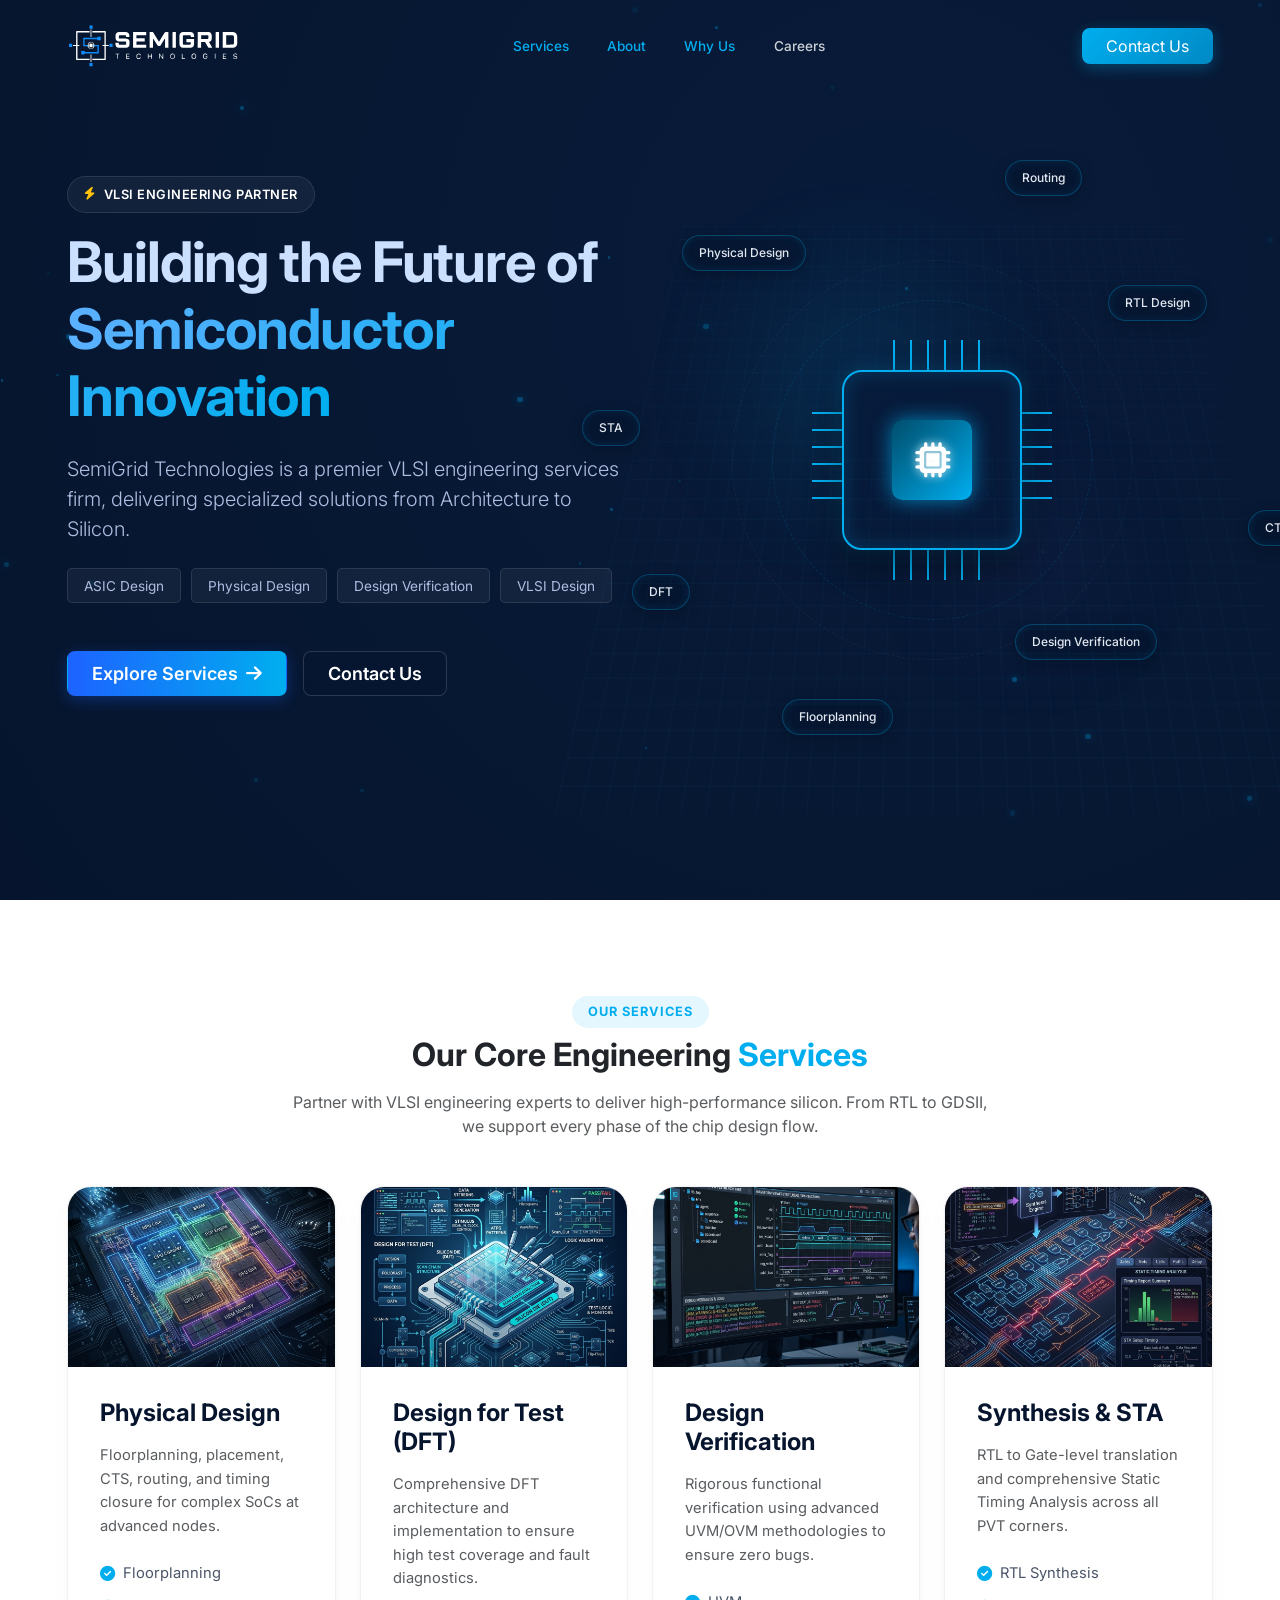
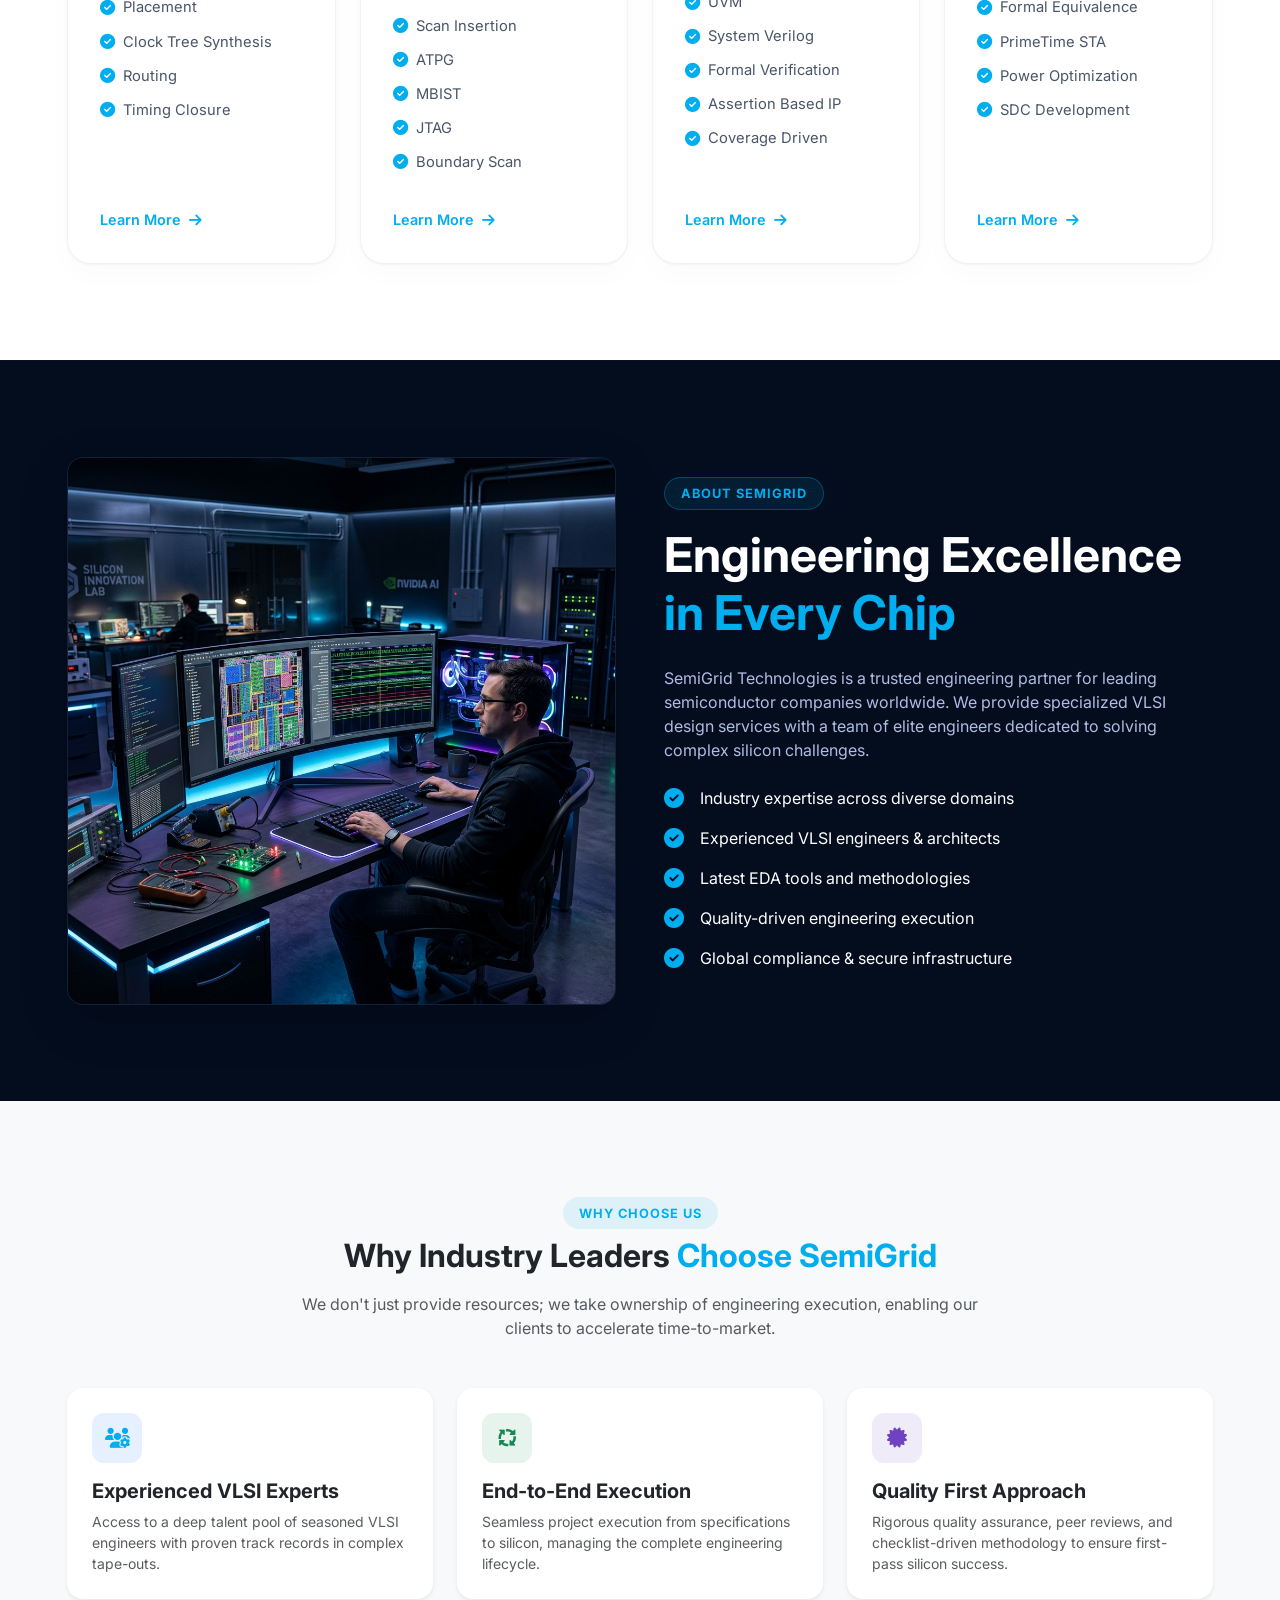
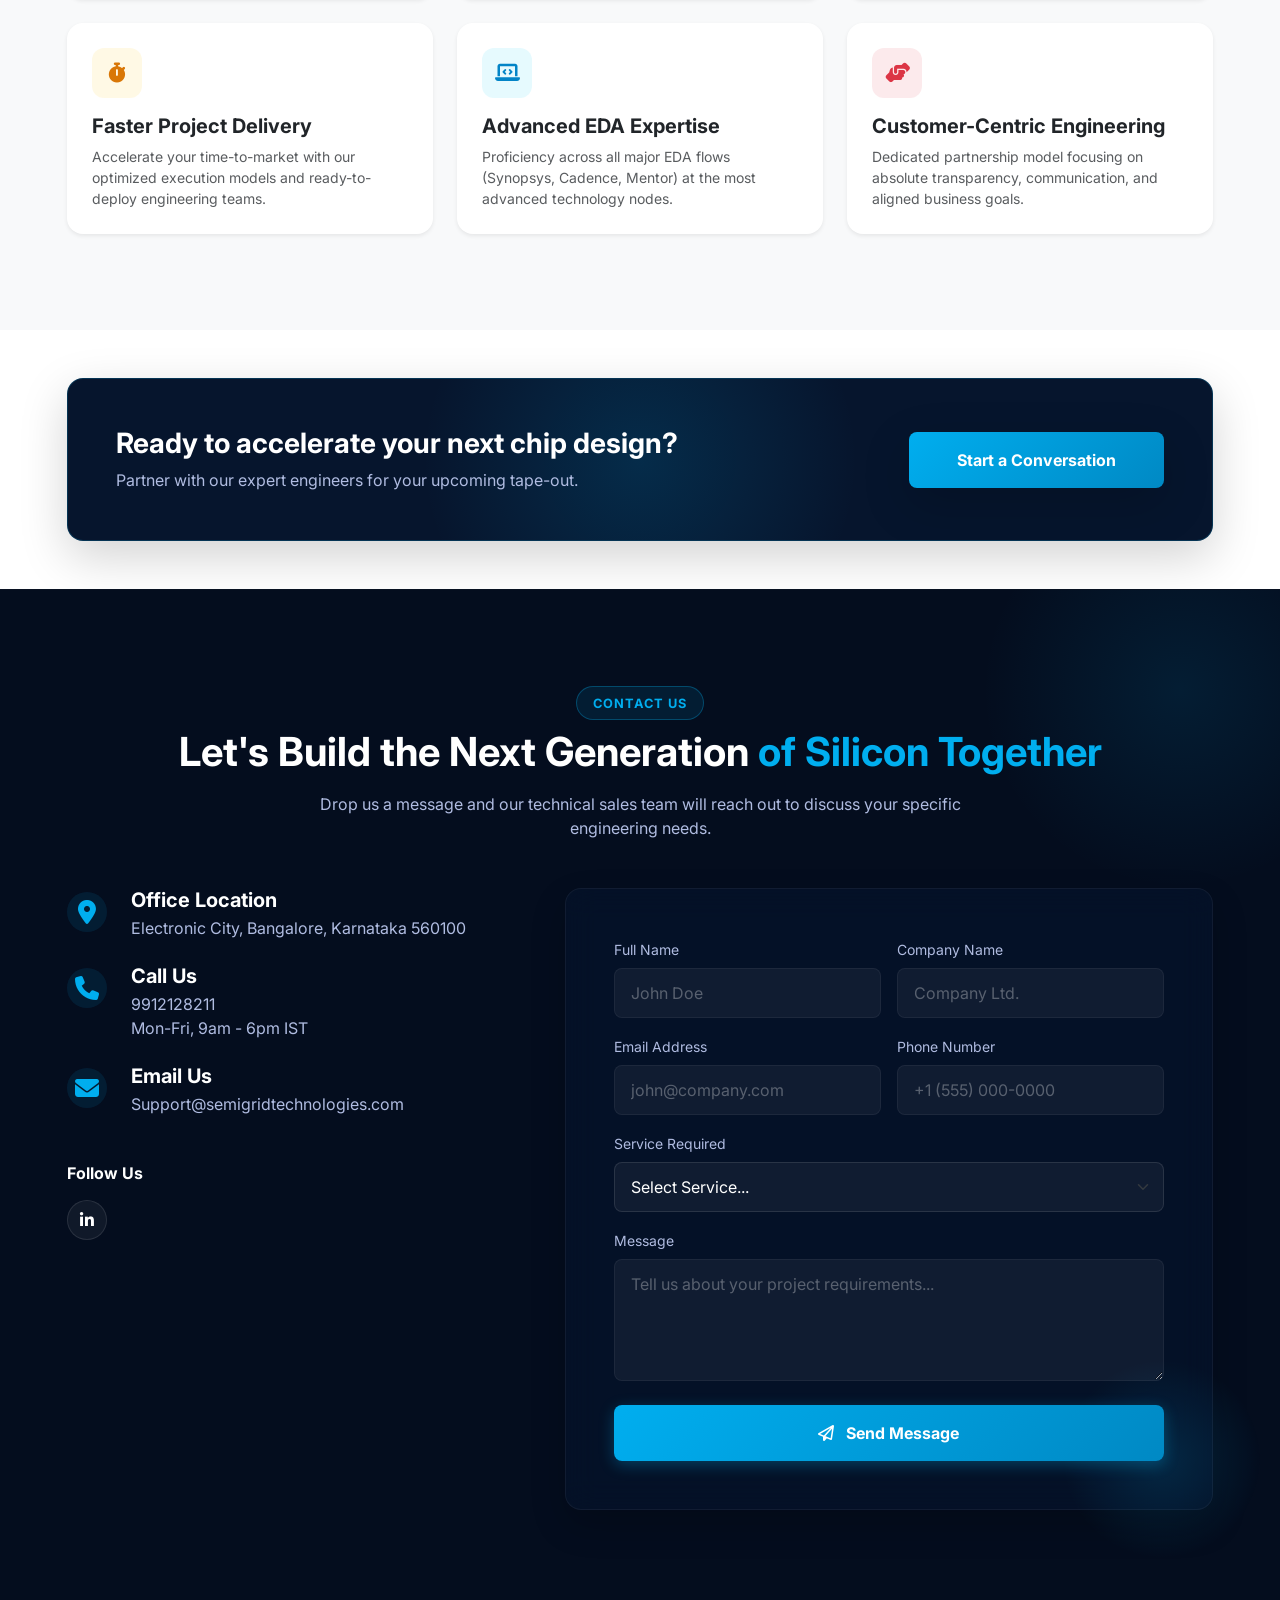
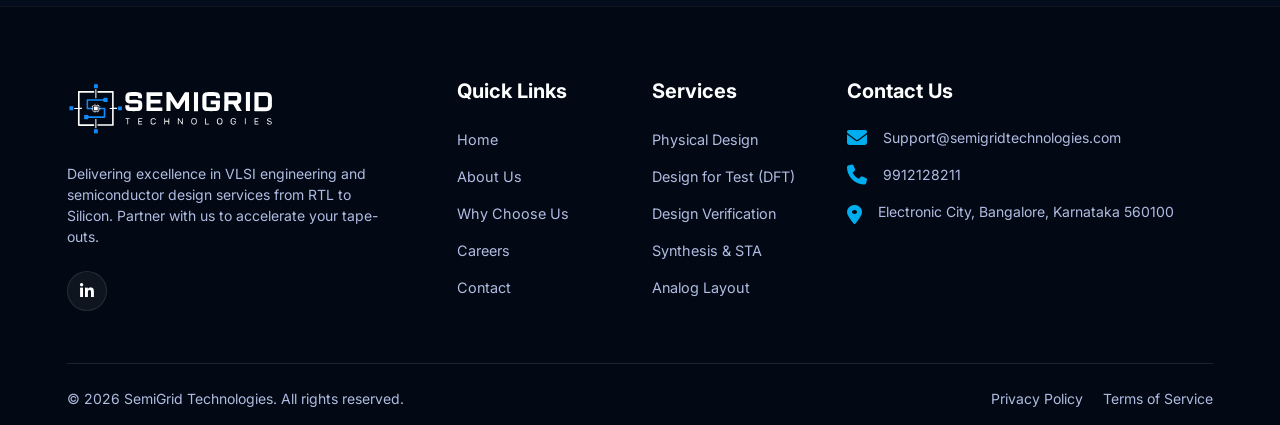
<file: index.html>
<!doctype html>
<html lang="en">

<head>
  <meta charset="UTF-8" />
  <meta name="viewport" content="width=device-width, initial-scale=1.0" />
  <title>SemiGrid - Building the Future of Semiconductor Innovation</title>
  <meta name="description" content="Semiconductor engineering and VLSI design services." />
  <link rel="icon" type="image/png" href="images/Fav.png" />

  <!-- Google Fonts: Inter -->
  <link rel="preconnect" href="https://fonts.googleapis.com" />
  <link rel="preconnect" href="https://fonts.gstatic.com" crossorigin />
  <link href="https://fonts.googleapis.com/css2?family=Inter:wght@300;400;500;600;700;800&display=swap"
    rel="stylesheet" />

  <!-- Bootstrap 5 CSS -->
  <link href="https://cdn.jsdelivr.net/npm/bootstrap@5.3.2/dist/css/bootstrap.min.css" rel="stylesheet" />

  <!-- Font Awesome Icons -->
  <link rel="stylesheet" href="https://cdnjs.cloudflare.com/ajax/libs/font-awesome/6.5.1/css/all.min.css" />

  <!-- AOS Animation CSS -->
  <link href="https://unpkg.com/aos@2.3.1/dist/aos.css" rel="stylesheet" />

  <!-- Custom CSS -->
  <link rel="stylesheet" href="style.css" />

  <!-- Web Components -->
  <script src="components.js"></script>
</head>

<body>
  <!-- ================= NAVBAR ================= -->
  <app-header></app-header>

  <!-- ================= HERO SECTION ================= -->
  <section class="hero-section d-flex align-items-center position-relative" id="home">
    <!-- Floating particles background handled in JS/CSS -->
    <div class="particles-container" id="particles"></div>

    <div class="container position-relative z-1">
      <div class="row align-items-center">
        <!-- Left Content -->
        <div class="col-lg-6 hero-content" data-aos="fade-right" data-aos-duration="1000">
          <div class="badge-custom mb-3">
            <i class="fa-solid fa-bolt text-warning me-2"></i> VLSI
            ENGINEERING PARTNER
          </div>
          <h1 class="display-3 fw-bold hero-title mb-4">
            Building the Future of <br />
            <span class="text-gradient">Semiconductor Innovation</span>
          </h1>
          <p class="lead text-light-gray mb-4">
            SemiGrid Technologies is a premier VLSI engineering services firm,
            delivering specialized solutions from Architecture to Silicon.
          </p>

          <div class="tech-tags mb-5">
            <span class="tech-tag">ASIC Design</span>
            <span class="tech-tag">Physical Design</span>
            <span class="tech-tag">Design Verification</span>
            <span class="tech-tag">VLSI Design</span>
          </div>

          <div class="hero-buttons d-flex align-items-center gap-3 mb-5">
            <a href="#services"
              class="btn btn-hero-primary rounded-3 px-4 py-2 btn-lg d-inline-flex align-items-center justify-content-center">Explore
              Services <i class="fa-solid fa-arrow-right"></i></a>
            <a href="#contact"
              class="btn btn-hero-secondary rounded-3 px-4 py-2 btn-lg d-inline-flex align-items-center justify-content-center">
              Contact Us
            </a>
          </div>

          <!-- <div class="hero-stats d-flex gap-5 mt-4">
            <div class="stat-item">
              <h3 class="fw-bold stat-number m-0">15+</h3>
              <p class="stat-label small m-0">Years Experience</p>
            </div>
            <div class="stat-item">
              <h3 class="fw-bold stat-number m-0">300+</h3>
              <p class="stat-label small m-0">Projects Delivered</p>
            </div>
            <div class="stat-item">
              <h3 class="fw-bold stat-number m-0">50+</h3>
              <p class="stat-label small m-0">VLSI Experts</p>
            </div>
          </div> -->
        </div>

        <!-- Right Content (Premium Chip Illustration) -->
        <div class="col-lg-6 mt-5 mt-lg-0 position-relative hero-illustration" data-aos="fade-left"
          data-aos-duration="1200">

          <div class="premium-chip-wrapper mx-auto">
            <!-- Background Layer -->
            <div class="semiconductor-grid"></div>
            <div class="ambient-blobs">
              <div class="blob blob-1"></div>
              <div class="blob blob-2"></div>
            </div>
            <div class="particle-field">
              <div class="glowing-particle p-1"></div>
              <div class="glowing-particle p-2"></div>
              <div class="glowing-particle p-3"></div>
              <div class="glowing-particle p-4"></div>
              <div class="glowing-particle p-5"></div>
            </div>

            <!-- Midground Rotating Rings -->
            <div class="rotating-rings">
              <div class="ring ring-1"></div>
              <div class="ring ring-2"></div>
            </div>

            <!-- Floating Badges -->
            <div class="floating-badge badge-1">Physical Design</div>
            <div class="floating-badge badge-2">RTL Design</div>
            <div class="floating-badge badge-3">Design Verification</div>
            <div class="floating-badge badge-4">DFT</div>
            <div class="floating-badge badge-5">STA</div>
            <div class="floating-badge badge-6">CTS</div>
            <div class="floating-badge badge-7">Floorplanning</div>
            <div class="floating-badge badge-8">Routing</div>

            <!-- Foreground Core Chip -->
            <div class="chip-graphic-v2">
              <!-- Animated Circuit Traces (Pins) -->
              <div class="circuit-traces trace-top"></div>
              <div class="circuit-traces trace-right"></div>
              <div class="circuit-traces trace-bottom"></div>
              <div class="circuit-traces trace-left"></div>

              <div class="chip-surface">
                <div class="scanning-light"></div>
                <div class="chip-core-inner">
                  <i class="fa-solid fa-microchip core-icon-v2"></i>
                </div>
                <!-- Electric Pulse Effect -->
                <div class="electric-pulse"></div>
              </div>
            </div>
          </div>

        </div>
      </div>
    </div>
  </section>

  <!-- ================= SERVICES SECTION ================= -->
  <section class="services-section py-5" id="services">
    <div class="container py-5">
      <div class="text-center mb-5" data-aos="fade-up">
        <span class="badge-light mb-2 text-primary">OUR SERVICES</span>
        <h2 class="section-title text-dark fw-bold mb-3">
          Our Core Engineering <span class="text-primary">Services</span>
        </h2>
        <p class="text-muted max-w-700 mx-auto">
          Partner with VLSI engineering experts to deliver high-performance
          silicon. From RTL to GDSII, we support every phase of the chip
          design flow.
        </p>
      </div>

      <div class="row g-4">
        <!-- Service Card 1 -->
        <div class="col-lg-3 col-md-6" data-aos="fade-up" data-aos-delay="100">
          <div class="service-card h-100">
            <div class="service-image-wrapper">
              <img src="images/physical_design.png" alt="Physical Design" class="service-card-img" />
              <div class="service-image-overlay"></div>
            </div>
            <div class="service-card-content">
              <h4 class="fw-bold mb-3">Physical Design</h4>
              <p class="text-muted small mb-4">
                Floorplanning, placement, CTS, routing, and timing closure for complex SoCs at advanced nodes.
              </p>
              <ul class="service-list list-unstyled small text-muted mb-4">
                <li>
                  <i class="fa-solid fa-circle-check text-primary me-2"></i>
                  Floorplanning
                </li>
                <li>
                  <i class="fa-solid fa-circle-check text-primary me-2"></i> Placement
                </li>
                <li>
                  <i class="fa-solid fa-circle-check text-primary me-2"></i> Clock Tree Synthesis
                </li>
                <li>
                  <i class="fa-solid fa-circle-check text-primary me-2"></i> Routing
                </li>
                <li>
                  <i class="fa-solid fa-circle-check text-primary me-2"></i> Timing Closure
                </li>
              </ul>
              <a href="contact.html" class="learn-more mt-auto">Learn More <i
                  class="fa-solid fa-arrow-right ms-1"></i></a>
            </div>
          </div>
        </div>

        <!-- Service Card 2 -->
        <div class="col-lg-3 col-md-6" data-aos="fade-up" data-aos-delay="200">
          <div class="service-card h-100">
            <div class="service-image-wrapper">
              <img src="images/design_for_test.png" alt="Design for Test (DFT)" class="service-card-img" />
              <div class="service-image-overlay"></div>
            </div>
            <div class="service-card-content">
              <h4 class="fw-bold mb-3">Design for Test (DFT)</h4>
              <p class="text-muted small mb-4">
                Comprehensive DFT architecture and implementation to ensure high test coverage and fault diagnostics.
              </p>
              <ul class="service-list list-unstyled small text-muted mb-4">
                <li>
                  <i class="fa-solid fa-circle-check text-primary me-2"></i> Scan Insertion
                </li>
                <li>
                  <i class="fa-solid fa-circle-check text-primary me-2"></i> ATPG
                </li>
                <li>
                  <i class="fa-solid fa-circle-check text-primary me-2"></i> MBIST
                </li>
                <li>
                  <i class="fa-solid fa-circle-check text-primary me-2"></i> JTAG
                </li>
                <li>
                  <i class="fa-solid fa-circle-check text-primary me-2"></i> Boundary Scan
                </li>
              </ul>
              <a href="contact.html" class="learn-more mt-auto">Learn More <i
                  class="fa-solid fa-arrow-right ms-1"></i></a>
            </div>
          </div>
        </div>

        <!-- Service Card 3 -->
        <div class="col-lg-3 col-md-6" data-aos="fade-up" data-aos-delay="300">
          <div class="service-card h-100">
            <div class="service-image-wrapper">
              <img src="images/design_verification.png" alt="Design Verification" class="service-card-img" />
              <div class="service-image-overlay"></div>
            </div>
            <div class="service-card-content">
              <h4 class="fw-bold mb-3">Design Verification</h4>
              <p class="text-muted small mb-4">
                Rigorous functional verification using advanced UVM/OVM methodologies to ensure zero bugs.
              </p>
              <ul class="service-list list-unstyled small text-muted mb-4">
                <li>
                  <i class="fa-solid fa-circle-check text-primary me-2"></i> UVM
                </li>
                <li>
                  <i class="fa-solid fa-circle-check text-primary me-2"></i> System Verilog
                </li>
                <li>
                  <i class="fa-solid fa-circle-check text-primary me-2"></i> Formal Verification
                </li>
                <li>
                  <i class="fa-solid fa-circle-check text-primary me-2"></i> Assertion Based IP
                </li>
                <li>
                  <i class="fa-solid fa-circle-check text-primary me-2"></i> Coverage Driven
                </li>
              </ul>
              <a href="contact.html" class="learn-more mt-auto">Learn More <i
                  class="fa-solid fa-arrow-right ms-1"></i></a>
            </div>
          </div>
        </div>

        <!-- Service Card 4 -->
        <div class="col-lg-3 col-md-6" data-aos="fade-up" data-aos-delay="400">
          <div class="service-card h-100">
            <div class="service-image-wrapper">
              <img src="images/synthesis_sta.png" alt="Synthesis & STA" class="service-card-img" />
              <div class="service-image-overlay"></div>
            </div>
            <div class="service-card-content">
              <h4 class="fw-bold mb-3">Synthesis & STA</h4>
              <p class="text-muted small mb-4">
                RTL to Gate-level translation and comprehensive Static Timing Analysis across all PVT corners.
              </p>
              <ul class="service-list list-unstyled small text-muted mb-4">
                <li>
                  <i class="fa-solid fa-circle-check text-primary me-2"></i> RTL Synthesis
                </li>
                <li>
                  <i class="fa-solid fa-circle-check text-primary me-2"></i> Formal Equivalence
                </li>
                <li>
                  <i class="fa-solid fa-circle-check text-primary me-2"></i> PrimeTime STA
                </li>
                <li>
                  <i class="fa-solid fa-circle-check text-primary me-2"></i> Power Optimization
                </li>
                <li>
                  <i class="fa-solid fa-circle-check text-primary me-2"></i> SDC Development
                </li>
              </ul>
              <a href="contact.html" class="learn-more mt-auto">Learn More <i
                  class="fa-solid fa-arrow-right ms-1"></i></a>
            </div>
          </div>
        </div>
      </div>
    </div>
  </section>

  <!-- ================= ABOUT SECTION ================= -->
  <section class="about-section py-5" id="about">
    <div class="container py-5">
      <div class="row align-items-stretch g-5">
        <div class="col-lg-6" data-aos="fade-right">
          <div class="about-illustration position-relative rounded-4 overflow-hidden shadow-lg h-100">
            <img src="images/about_semigrid.png" alt="VLSI Semiconductor Engineering Workspace" class="about-img" />
          </div>
        </div>

        <!-- Right: Content -->
        <div class="col-lg-6 d-flex flex-column justify-content-center" data-aos="fade-left">
          <div>
            <div class="badge-custom-dark mb-3">ABOUT SEMIGRID</div>
            <h2 class="display-5 fw-bold text-white mb-4">
              Engineering Excellence
              <span class="text-primary">in Every Chip</span>
            </h2>
            <p class="text-light-gray mb-4">
              SemiGrid Technologies is a trusted engineering partner for leading
              semiconductor companies worldwide. We provide specialized VLSI
              design services with a team of elite engineers dedicated to
              solving complex silicon challenges.
            </p>

            <ul class="about-features list-unstyled mb-0">
              <li class="mb-3 d-flex align-items-center">
                <i class="fa-solid fa-circle-check text-primary me-3 fs-5"></i>
                <span class="text-white">Industry expertise across diverse domains</span>
              </li>
              <li class="mb-3 d-flex align-items-center">
                <i class="fa-solid fa-circle-check text-primary me-3 fs-5"></i>
                <span class="text-white">Experienced VLSI engineers & architects</span>
              </li>
              <li class="mb-3 d-flex align-items-center">
                <i class="fa-solid fa-circle-check text-primary me-3 fs-5"></i>
                <span class="text-white">Latest EDA tools and methodologies</span>
              </li>
              <li class="mb-3 d-flex align-items-center">
                <i class="fa-solid fa-circle-check text-primary me-3 fs-5"></i>
                <span class="text-white">Quality-driven engineering execution</span>
              </li>
              <li class="mb-3 d-flex align-items-center">
                <i class="fa-solid fa-circle-check text-primary me-3 fs-5"></i>
                <span class="text-white">Global compliance & secure infrastructure</span>
              </li>
            </ul>
          </div>
        </div>
      </div>

      <!-- Statistics in a single line at full width -->
      <!-- <div class="row g-4 mt-4 pt-4 border-top border-secondary-subtle border-opacity-10" data-aos="fade-up">
        <div class="col-lg-3 col-sm-6">
          <div class="stat-card-dark p-4 rounded-3 text-center text-sm-start h-100">
            <h3 class="text-primary fw-bold mb-1 stat-number">15+</h3>
            <p class="text-light-gray small m-0">Years Experience</p>
          </div>
        </div>
        <div class="col-lg-3 col-sm-6">
          <div class="stat-card-dark p-4 rounded-3 text-center text-sm-start h-100">
            <h3 class="text-primary fw-bold mb-1 stat-number">300+</h3>
            <p class="text-light-gray small m-0">Projects Delivered</p>
          </div>
        </div>
        <div class="col-lg-3 col-sm-6">
          <div class="stat-card-dark p-4 rounded-3 text-center text-sm-start h-100">
            <h3 class="text-primary fw-bold mb-1 stat-number">50+</h3>
            <p class="text-light-gray small m-0">VLSI Experts</p>
          </div>
        </div>
        <div class="col-lg-3 col-sm-6">
          <div class="stat-card-dark p-4 rounded-3 text-center text-sm-start h-100">
            <h3 class="text-primary fw-bold mb-1 stat-number">98%</h3>
            <p class="text-light-gray small m-0">Customer Satisfaction</p>
          </div>
        </div>
      </div> -->
    </div>
  </section>

  <!-- ================= WHY CHOOSE US ================= -->
  <section class="why-us-section py-5 bg-light-gray-bg" id="why-us">
    <div class="container py-5">
      <div class="text-center mb-5" data-aos="fade-up">
        <span class="badge-light mb-2 text-primary">WHY CHOOSE US</span>
        <h2 class="section-title text-dark fw-bold mb-3">
          Why Industry Leaders
          <span class="text-primary">Choose SemiGrid</span>
        </h2>
        <p class="text-muted max-w-700 mx-auto">
          We don't just provide resources; we take ownership of engineering
          execution, enabling our clients to accelerate time-to-market.
        </p>
      </div>

      <div class="row g-4">
        <div class="col-lg-4 col-md-6" data-aos="fade-up" data-aos-delay="100">
          <div class="feature-card h-100 bg-white p-4 rounded-4 shadow-sm">
            <div class="feature-icon mb-3 text-primary bg-primary-light">
              <i class="fa-solid fa-users-gear"></i>
            </div>
            <h5 class="fw-bold text-dark">Experienced VLSI Experts</h5>
            <p class="text-muted small m-0">
              Access to a deep talent pool of seasoned VLSI engineers with
              proven track records in complex tape-outs.
            </p>
          </div>
        </div>

        <div class="col-lg-4 col-md-6" data-aos="fade-up" data-aos-delay="200">
          <div class="feature-card h-100 bg-white p-4 rounded-4 shadow-sm">
            <div class="feature-icon mb-3 text-success bg-success-light">
              <i class="fa-solid fa-arrows-spin"></i>
            </div>
            <h5 class="fw-bold text-dark">End-to-End Execution</h5>
            <p class="text-muted small m-0">
              Seamless project execution from specifications to silicon,
              managing the complete engineering lifecycle.
            </p>
          </div>
        </div>

        <div class="col-lg-4 col-md-6" data-aos="fade-up" data-aos-delay="300">
          <div class="feature-card h-100 bg-white p-4 rounded-4 shadow-sm">
            <div class="feature-icon mb-3 text-purple bg-purple-light">
              <i class="fa-solid fa-certificate"></i>
            </div>
            <h5 class="fw-bold text-dark">Quality First Approach</h5>
            <p class="text-muted small m-0">
              Rigorous quality assurance, peer reviews, and checklist-driven
              methodology to ensure first-pass silicon success.
            </p>
          </div>
        </div>

        <div class="col-lg-4 col-md-6" data-aos="fade-up" data-aos-delay="400">
          <div class="feature-card h-100 bg-white p-4 rounded-4 shadow-sm">
            <div class="feature-icon mb-3 text-warning bg-warning-light">
              <i class="fa-solid fa-stopwatch"></i>
            </div>
            <h5 class="fw-bold text-dark">Faster Project Delivery</h5>
            <p class="text-muted small m-0">
              Accelerate your time-to-market with our optimized execution
              models and ready-to-deploy engineering teams.
            </p>
          </div>
        </div>

        <div class="col-lg-4 col-md-6" data-aos="fade-up" data-aos-delay="500">
          <div class="feature-card h-100 bg-white p-4 rounded-4 shadow-sm">
            <div class="feature-icon mb-3 text-info bg-info-light">
              <i class="fa-solid fa-laptop-code"></i>
            </div>
            <h5 class="fw-bold text-dark">Advanced EDA Expertise</h5>
            <p class="text-muted small m-0">
              Proficiency across all major EDA flows (Synopsys, Cadence,
              Mentor) at the most advanced technology nodes.
            </p>
          </div>
        </div>

        <div class="col-lg-4 col-md-6" data-aos="fade-up" data-aos-delay="600">
          <div class="feature-card h-100 bg-white p-4 rounded-4 shadow-sm">
            <div class="feature-icon mb-3 text-danger bg-danger-light">
              <i class="fa-solid fa-handshake-angle"></i>
            </div>
            <h5 class="fw-bold text-dark">Customer-Centric Engineering</h5>
            <p class="text-muted small m-0">
              Dedicated partnership model focusing on absolute transparency,
              communication, and aligned business goals.
            </p>
          </div>
        </div>
      </div>
    </div>
  </section>

  <!-- ================= CTA SECTION ================= -->
  <section class="cta-section py-5" data-aos="zoom-in">
    <div class="container">
      <div
        class="cta-box rounded-4 p-5 d-flex flex-column flex-md-row justify-content-between align-items-center shadow-lg position-relative overflow-hidden">
        <div class="cta-bg-glow"></div>
        <div class="cta-content position-relative z-1 mb-4 mb-md-0">
          <h3 class="text-white fw-bold mb-2">
            Ready to accelerate your next chip design?
          </h3>
          <p class="text-light-gray m-0">
            Partner with our expert engineers for your upcoming tape-out.
          </p>
        </div>
        <div class="cta-btn position-relative z-1">
          <a href="#contact" class="btn btn-primary-gradient rounded-3 px-5 py-3 fw-bold shadow-lg">Start a
            Conversation</a>
        </div>
      </div>
    </div>
  </section>

  <!-- ================= CONTACT SECTION ================= -->
  <section class="contact-section py-5 position-relative" id="contact">
    <div class="bg-glow-top-right"></div>
    <div class="container py-5 position-relative z-1">
      <div class="text-center mb-5" data-aos="fade-up">
        <span class="badge-custom-dark mb-2">CONTACT US</span>
        <h2 class="display-6 fw-bold text-white mb-3">
          Let's Build the Next Generation
          <span class="text-primary">of Silicon Together</span>
        </h2>
        <p class="text-light-gray max-w-700 mx-auto">
          Drop us a message and our technical sales team will reach out to
          discuss your specific engineering needs.
        </p>
      </div>

      <div class="row g-5">
        <!-- Contact Info -->
        <div class="col-lg-5" data-aos="fade-right">
          <div class="contact-info-wrapper pe-lg-4">
            <div class="info-item d-flex mb-4">
              <div class="info-icon me-4 mt-1">
                <i class="fa-solid fa-location-dot fs-4 text-primary"></i>
              </div>
              <div>
                <h5 class="text-white fw-bold mb-1">Office Location</h5>
                <p class="text-light-gray m-0">
                  Electronic City, Bangalore, Karnataka 560100
                </p>
              </div>
            </div>

            <div class="info-item d-flex mb-4">
              <div class="info-icon me-4 mt-1">
                <i class="fa-solid fa-phone fs-4 text-primary"></i>
              </div>
              <div>
                <h5 class="text-white fw-bold mb-1">Call Us</h5>
                <p class="text-light-gray m-0">
                  9912128211<br />Mon-Fri, 9am - 6pm IST
                </p>
              </div>
            </div>

            <div class="info-item d-flex mb-4">
              <div class="info-icon me-4 mt-1">
                <i class="fa-solid fa-envelope fs-4 text-primary"></i>
              </div>
              <div>
                <h5 class="text-white fw-bold mb-1">Email Us</h5>
                <p class="text-light-gray m-0">
                  Support@semigridtechnologies.com
                </p>
              </div>
            </div>

            <div class="social-links mt-5">
              <h6 class="text-white mb-3">Follow Us</h6>
              <div class="d-flex gap-3">
                <a href="#" class="social-btn"><i class="fa-brands fa-linkedin-in"></i></a>
                <!-- <a href="#" class="social-btn"><i class="fa-brands fa-twitter"></i></a>
                <a href="#" class="social-btn"><i class="fa-brands fa-facebook-f"></i></a>
                <a href="#" class="social-btn"><i class="fa-brands fa-youtube"></i></a> -->
              </div>
            </div>
          </div>
        </div>

        <!-- Contact Form -->
        <div class="col-lg-7" data-aos="fade-left">
          <div class="glass-form-card p-4 p-md-5 rounded-4 position-relative">
            <div class="form-glow"></div>
            <form id="contactForm" class="position-relative z-1">
              <!-- FormSubmit configuration -->
              <input type="text" name="_honey" style="display:none">
              <input type="hidden" name="_subject" value="New Business Inquiry - SemiGrid Corporate">
              <input type="hidden" name="_template" value="table">

              <div class="row g-3">
                <div class="col-md-6">
                  <label class="form-label text-light-gray small">Full Name</label>
                  <input type="text" name="name" class="form-control custom-input" placeholder="John Doe" required />
                </div>
                <div class="col-md-6">
                  <label class="form-label text-light-gray small">Company Name</label>
                  <input type="text" name="company" class="form-control custom-input" placeholder="Company Ltd."
                    required />
                </div>
                <div class="col-md-6">
                  <label class="form-label text-light-gray small">Email Address</label>
                  <input type="email" name="email" class="form-control custom-input" placeholder="john@company.com"
                    required />
                </div>
                <div class="col-md-6">
                  <label class="form-label text-light-gray small">Phone Number</label>
                  <input type="tel" name="phone" class="form-control custom-input" placeholder="+1 (555) 000-0000" />
                </div>
                <div class="col-12">
                  <label class="form-label text-light-gray small">Service Required</label>
                  <select name="service" class="form-select custom-input text-light-gray">
                    <option value="" disabled selected>Select Service...</option>
                    <option value="Physical Design">Physical Design</option>
                    <option value="DFT">DFT</option>
                    <option value="Design Verification">Design Verification</option>
                    <option value="Synthesis & STA">Synthesis & STA</option>
                    <option value="Other">Other</option>
                  </select>
                </div>
                <div class="col-12">
                  <label class="form-label text-light-gray small">Message</label>
                  <textarea name="message" class="form-control custom-input" rows="4"
                    placeholder="Tell us about your project requirements..." required></textarea>
                </div>
                <div class="col-12 mt-4">
                  <button type="submit" class="btn btn-primary-gradient w-100 rounded-3 py-3 fw-bold">
                    <i class="fa-regular fa-paper-plane me-2"></i> Send
                    Message
                  </button>
                </div>
              </div>
            </form>
          </div>
        </div>
      </div>
    </div>
  </section>

  <!-- ================= FOOTER ================= -->
  <app-footer></app-footer>

  <!-- Scripts -->
  <script src="https://cdn.jsdelivr.net/npm/bootstrap@5.3.2/dist/js/bootstrap.bundle.min.js"></script>
  <script src="https://unpkg.com/aos@2.3.1/dist/aos.js"></script>
  <script src="script.js"></script>
</body>

</html>
</file>
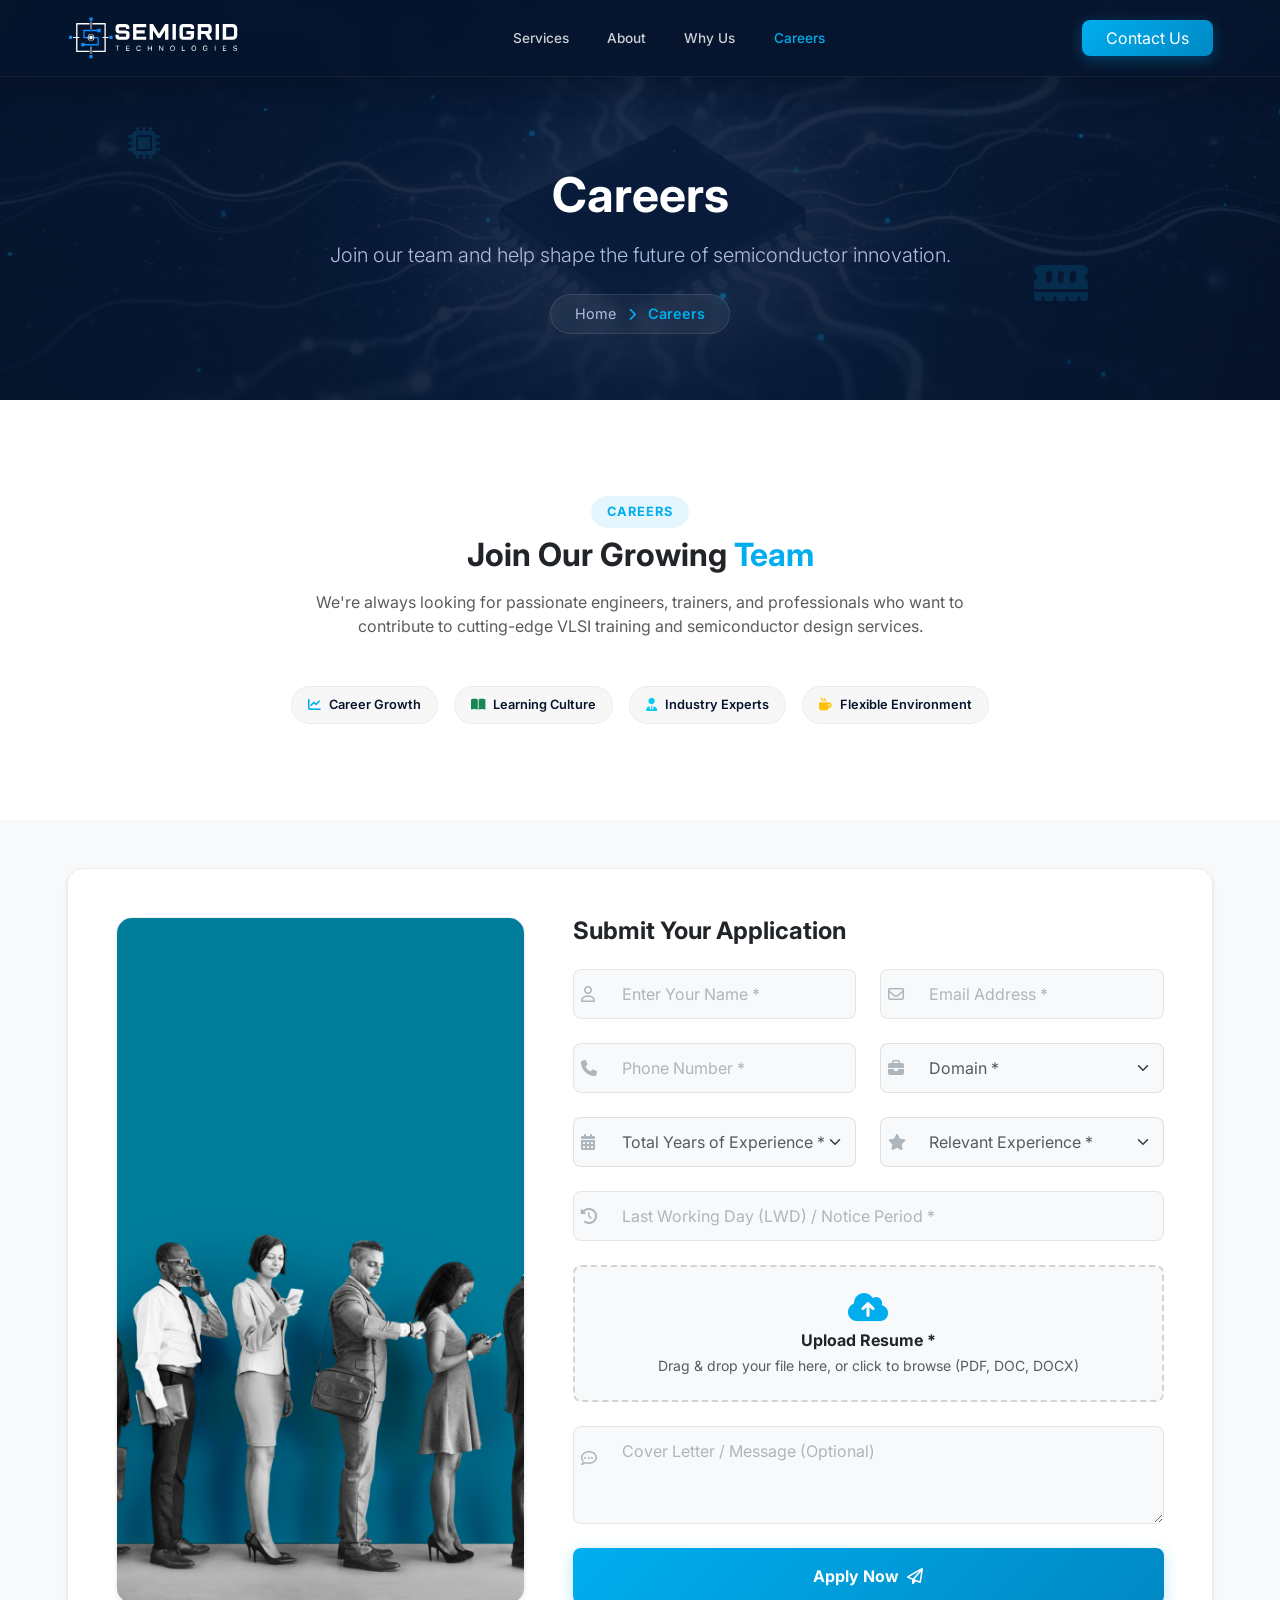
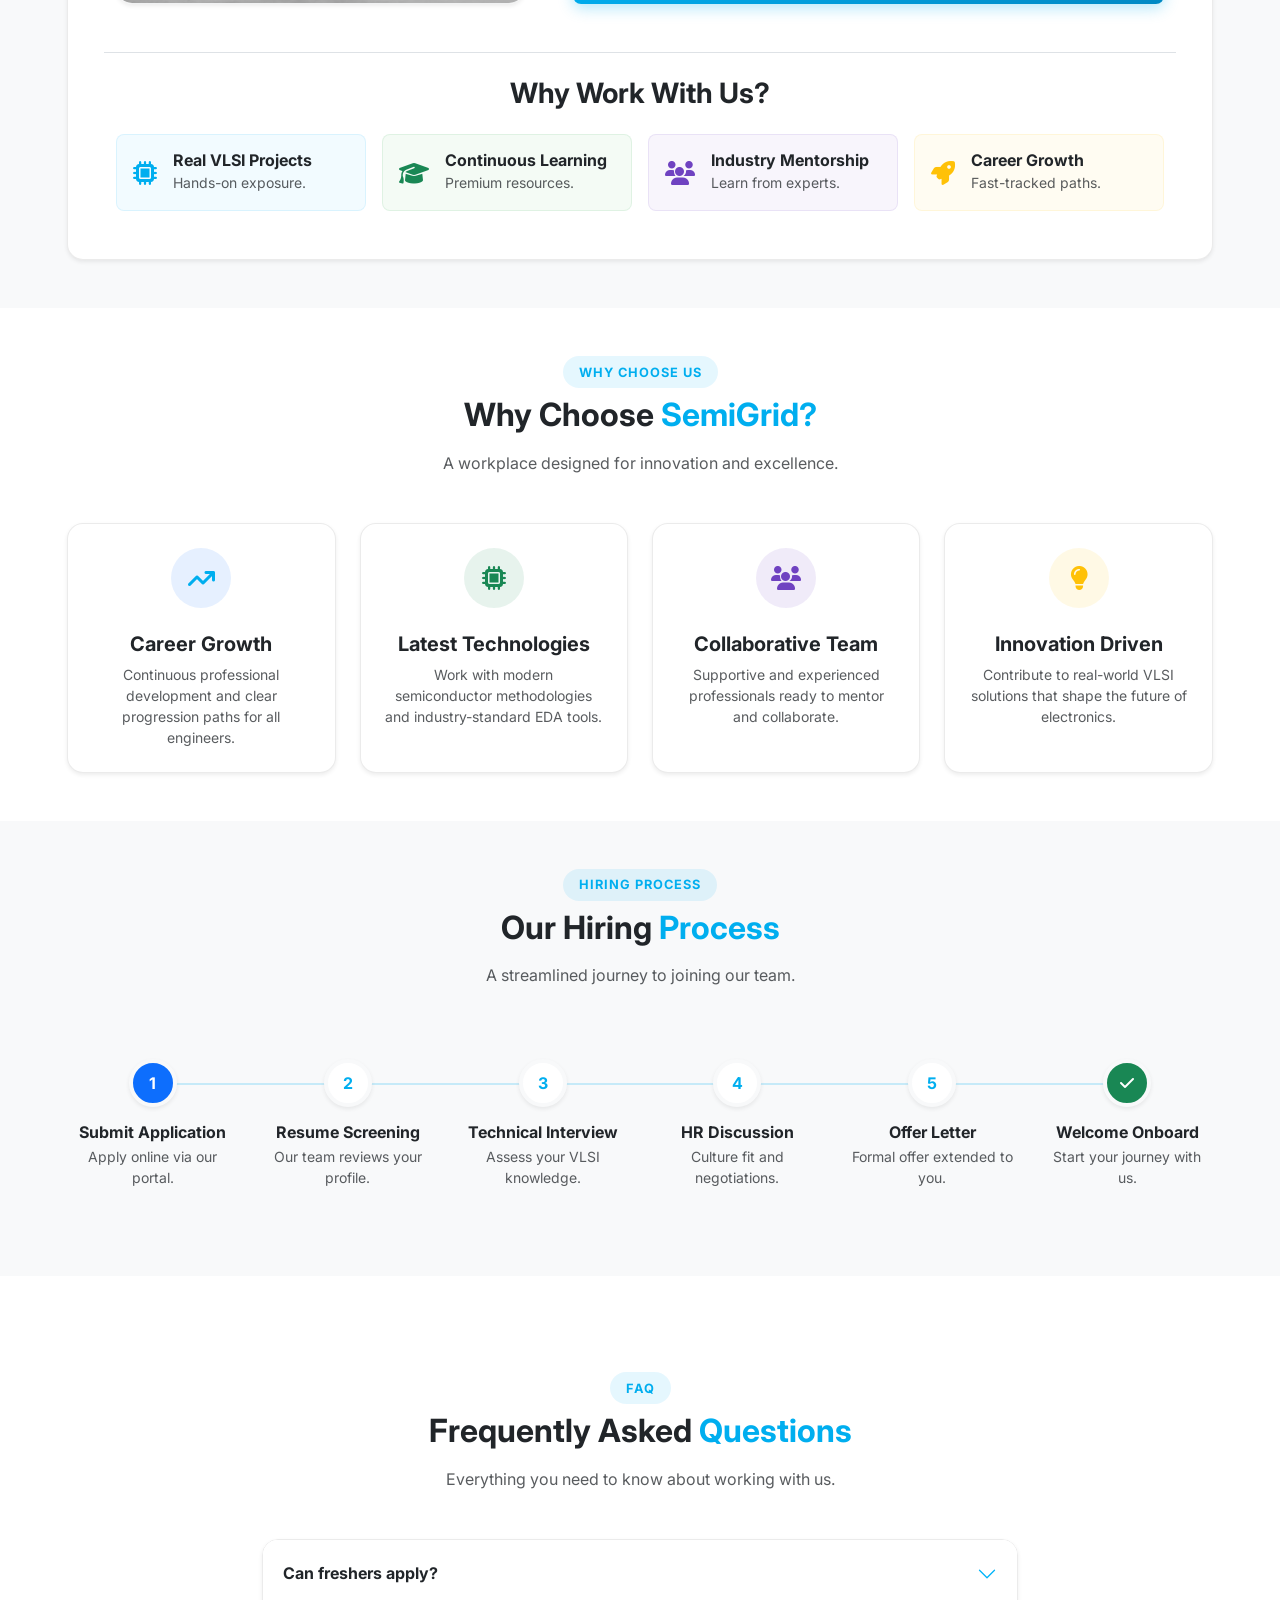
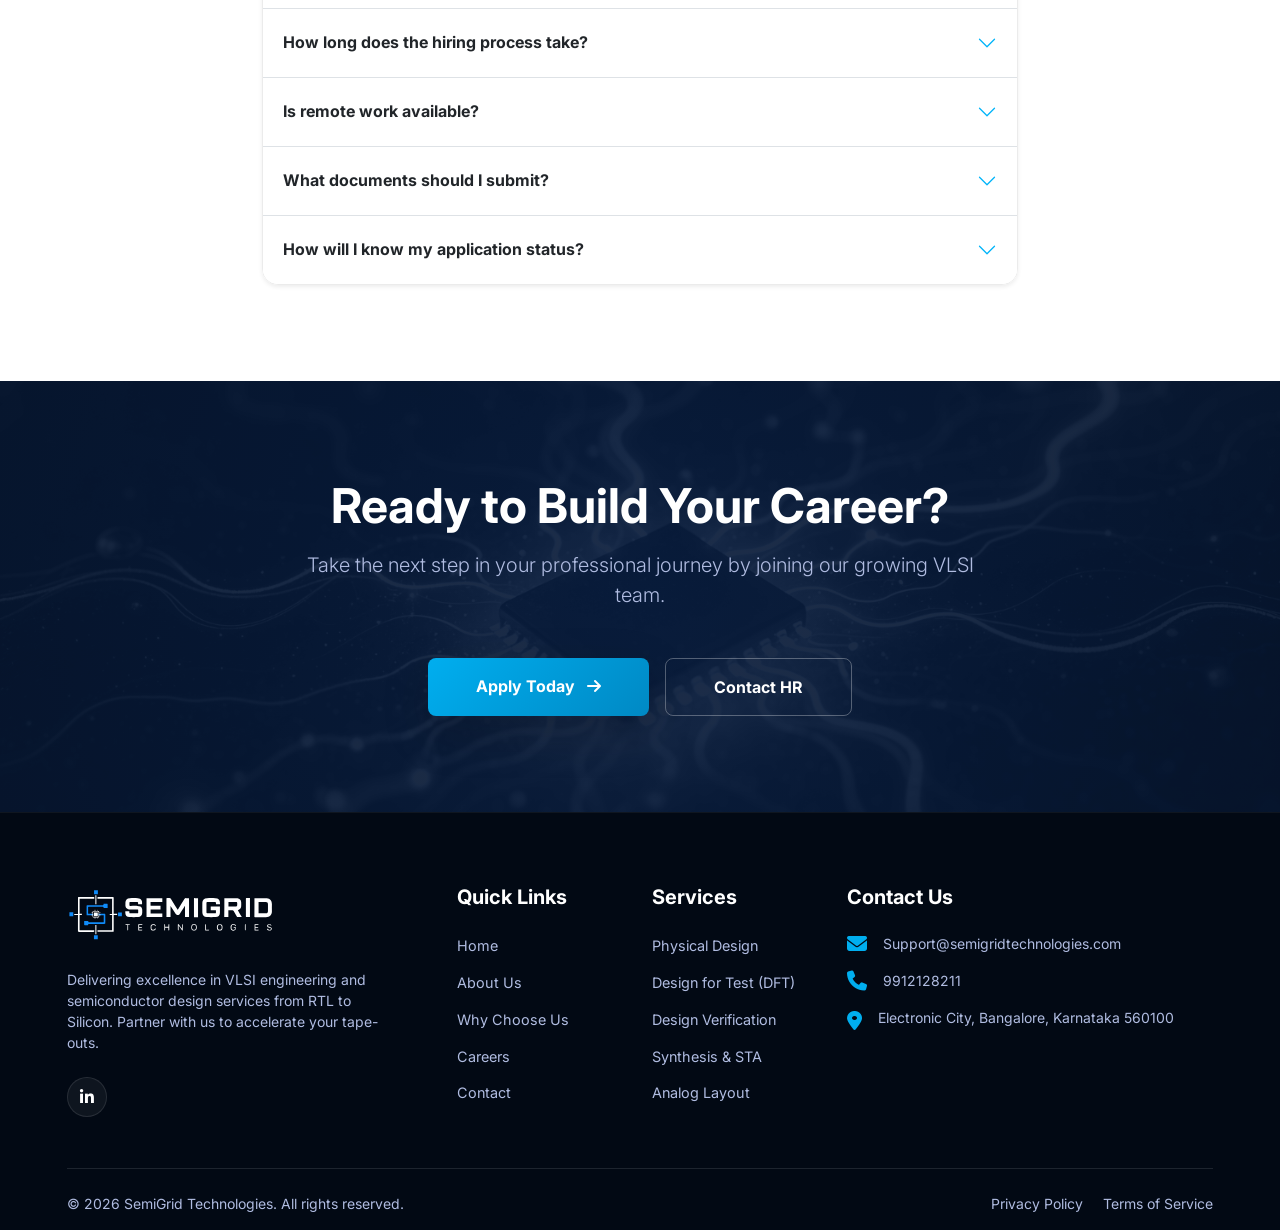
<file: careers.html>
<!doctype html>
<html lang="en">

<head>
  <meta charset="UTF-8" />
  <meta name="viewport" content="width=device-width, initial-scale=1.0" />
  <title>Careers - SemiGrid</title>
  <meta name="description" content="Join our team and help shape the future of semiconductor innovation." />
  <link rel="icon" type="image/png" href="images/Fav.png" />

  <!-- Google Fonts: Inter -->
  <link rel="preconnect" href="https://fonts.googleapis.com" />
  <link rel="preconnect" href="https://fonts.gstatic.com" crossorigin />
  <link href="https://fonts.googleapis.com/css2?family=Inter:wght@300;400;500;600;700;800&display=swap"
    rel="stylesheet" />

  <!-- Bootstrap 5 CSS -->
  <link href="https://cdn.jsdelivr.net/npm/bootstrap@5.3.2/dist/css/bootstrap.min.css" rel="stylesheet" />

  <!-- Font Awesome Icons -->
  <link rel="stylesheet" href="https://cdnjs.cloudflare.com/ajax/libs/font-awesome/6.5.1/css/all.min.css" />

  <!-- AOS Animation CSS -->
  <link href="https://unpkg.com/aos@2.3.1/dist/aos.css" rel="stylesheet" />

  <!-- Custom CSS -->
  <link rel="stylesheet" href="style.css" />

  <!-- Web Components -->
  <script src="components.js"></script>
</head>

<body class="bg-white text-dark" style="background-color: #ffffff !important; color: #333333 !important;">
  <!-- ================= NAVBAR ================= -->
  <app-header></app-header>

  <!-- ================= HERO / BREADCRUMB SECTION ================= -->
  <section class="contact-hero d-flex align-items-center position-relative">
    <div class="particles-container" id="particles"></div>
    <div class="contact-hero-bg"></div>
    <!-- Floating chip patterns -->
    <div class="floating-chip chip-1"><i class="fa-solid fa-microchip"></i></div>
    <div class="floating-chip chip-2"><i class="fa-solid fa-memory"></i></div>

    <div class="container position-relative z-1 text-center" data-aos="fade-up" data-aos-duration="1000">
      <h1 class="display-3 fw-bold text-white mb-3">Careers</h1>
      <p class="lead text-light-gray mb-4 max-w-700 mx-auto">
        Join our team and help shape the future of semiconductor innovation.
      </p>
      <div class="breadcrumb-custom">
        <a href="index.html">Home</a> <i class="fa-solid fa-chevron-right mx-2 text-primary text-opacity-75 fs-6"
          style="font-size: 0.8rem !important;"></i> <span>Careers</span>
      </div>
    </div>
  </section>

  <!-- ================= CAREERS INTRODUCTION ================= -->
  <section class="careers-intro py-5 bg-white">
    <div class="container py-5">
      <div class="text-center mb-5" data-aos="fade-up">
        <span class="badge-light mb-2 text-primary">CAREERS</span>
        <h2 class="section-title text-dark fw-bold mb-3">
          Join Our Growing <span class="text-primary">Team</span>
        </h2>
        <p class="text-muted max-w-700 mx-auto">
          We're always looking for passionate engineers, trainers, and professionals who want to contribute to
          cutting-edge VLSI training and semiconductor design services.
        </p>
      </div>

      <div class="feature-badges d-flex flex-wrap justify-content-center gap-3">
        <span class="badge-light-custom" data-aos="zoom-in" data-aos-delay="100"><i
            class="fa-solid fa-chart-line text-primary me-2"></i> Career Growth</span>
        <span class="badge-light-custom" data-aos="zoom-in" data-aos-delay="200"><i
            class="fa-solid fa-book-open text-success me-2"></i> Learning Culture</span>
        <span class="badge-light-custom" data-aos="zoom-in" data-aos-delay="300"><i
            class="fa-solid fa-user-tie text-info me-2"></i> Industry Experts</span>
        <span class="badge-light-custom" data-aos="zoom-in" data-aos-delay="400"><i
            class="fa-solid fa-mug-hot text-warning me-2"></i> Flexible Environment</span>
      </div>
    </div>
  </section>

  <!-- ================= JOB APPLICATION ================= -->
  <section class="job-application bg-light" style="background-color: #f8f9fa !important;">
    <div class="container py-5">
      <div class="glass-form-card light-card rounded-4 p-4 p-md-5 position-relative overflow-hidden shadow-sm"
        data-aos="fade-up" style="background-color: #ffffff !important; border: 1px solid rgba(0,0,0,0.08);">
        <div class="row g-5 align-items-stretch position-relative z-1">
          <!-- Left Side (Image Only) -->
          <div class="col-lg-5">
            <div class="contact-illustration h-100">
              <img src="images/careers.jpg" alt="Join Our Team"
                class="w-100 h-100 rounded-4 shadow-sm border border-secondary border-opacity-10"
                style="object-fit: cover;" />
            </div>
          </div>

          <!-- Right Side (Form) -->
          <div class="col-lg-7">
            <h4 class="text-dark fw-bold mb-4">Submit Your Application</h4>
            <!-- Success Alert -->
            <div id="successAlert" class="alert alert-success alert-dismissible fade show d-none mb-4" role="alert"
              style="background-color: #d1e7dd !important; color: #0f5132 !important; border-color: #badbcc !important;">
              <i class="fa-solid fa-circle-check me-2"></i>
              <strong>Application Submitted Successfully!</strong> We have received your application and resume.
              <button type="button" class="btn-close" data-bs-dismiss="alert" aria-label="Close"></button>
            </div>

            <form id="careerApplicationForm" action="https://formsubmit.co/hr@semigridtechnologies.com" method="POST"
              enctype="multipart/form-data">
              <!-- FormSubmit configuration -->
              <input type="text" name="_honey" style="display:none">
              <input type="hidden" name="_subject" value="New Job Application - SemiGrid Careers">
              <input type="hidden" name="_template" value="table">
              <input type="hidden" name="_next" id="nextUrlInput" value="">

              <div class="row g-4">
                <div class="col-md-6 position-relative input-group-custom light-icon-group">
                  <input type="text" name="name" class="form-control custom-input light-input with-icon"
                    placeholder="Enter Your Name *" required />
                  <i class="fa-regular fa-user input-icon"></i>
                </div>
                <div class="col-md-6 position-relative input-group-custom light-icon-group">
                  <input type="email" name="email" class="form-control custom-input light-input with-icon"
                    placeholder="Email Address *" required />
                  <i class="fa-regular fa-envelope input-icon"></i>
                </div>
                <div class="col-md-6 position-relative input-group-custom light-icon-group">
                  <input type="tel" name="phone" class="form-control custom-input light-input with-icon"
                    placeholder="Phone Number *" required />
                  <i class="fa-solid fa-phone input-icon"></i>
                </div>
                <div class="col-md-6 position-relative input-group-custom light-icon-group">
                  <select name="domain" class="form-select custom-input light-input with-icon text-muted" required>
                    <option value="" disabled selected>Domain *</option>
                    <option value="Physical Design">Physical Design</option>
                    <option value="Design for Test (DFT)">Design for Test (DFT)</option>
                    <option value="Design Verification">Design Verification</option>
                    <option value="Synthesis & STA">Synthesis & STA</option>
                    <option value="Analog Layout">Analog Layout</option>
                    <option value="Other">Other / HR / Sales</option>
                  </select>
                  <i class="fa-solid fa-briefcase input-icon"></i>
                </div>
                <div class="col-md-6 position-relative input-group-custom light-icon-group">
                  <select name="total_experience" class="form-select custom-input light-input with-icon text-muted"
                    required>
                    <option value="" disabled selected>Total Years of Experience *</option>
                    <option value="0-2 Years">0 - 2 Years</option>
                    <option value="3-5 Years">3 - 5 Years</option>
                    <option value="5-10 Years">5 - 10 Years</option>
                    <option value="10+ Years">10+ Years</option>
                  </select>
                  <i class="fa-solid fa-calendar-days input-icon"></i>
                </div>
                <div class="col-md-6 position-relative input-group-custom light-icon-group">
                  <select name="relevant_experience" class="form-select custom-input light-input with-icon text-muted"
                    required>
                    <option value="" disabled selected>Relevant Experience *</option>
                    <option value="0-2 Years">0 - 2 Years</option>
                    <option value="3-5 Years">3 - 5 Years</option>
                    <option value="5-10 Years">5 - 10 Years</option>
                    <option value="10+ Years">10+ Years</option>
                  </select>
                  <i class="fa-solid fa-star input-icon"></i>
                </div>
                <div class="col-12 position-relative input-group-custom light-icon-group">
                  <input type="text" name="notice_period" class="form-control custom-input light-input with-icon"
                    placeholder="Last Working Day (LWD) / Notice Period *" required />
                  <i class="fa-solid fa-clock-rotate-left input-icon"></i>
                </div>

                <!-- File Upload -->
                <div class="col-12">
                  <div
                    class="file-upload-wrapper custom-input light-input p-4 text-center rounded-3 position-relative bg-light"
                    style="border: 2px dashed rgba(0,0,0,0.15); transition: all 0.3s ease;">
                    <input type="file" id="resumeUpload" name="attachment"
                      class="position-absolute w-100 h-100 top-0 start-0 opacity-0" style="cursor: pointer;"
                      accept=".pdf,.doc,.docx" required />
                    <i class="fa-solid fa-cloud-arrow-up fs-2 text-primary mb-2"></i>
                    <h6 class="text-dark fw-bold mb-1">Upload Resume *</h6>
                    <p class="text-muted small mb-0">Drag & drop your file here, or click to browse (PDF, DOC, DOCX)</p>
                    <p id="fileNameDisplay" class="text-primary small fw-bold mt-2 mb-0 d-none"></p>
                  </div>
                </div>

                <div class="col-12 position-relative input-group-custom light-icon-group">
                  <textarea name="cover_letter" class="form-control custom-input light-input with-icon" rows="3"
                    placeholder="Cover Letter / Message (Optional)"></textarea>
                  <i class="fa-regular fa-comment-dots input-icon textarea-icon"></i>
                </div>
                <div class="col-12 mt-4">
                  <button type="submit" class="btn btn-primary-gradient w-100 rounded-3 py-3 fw-bold btn-hover-effect">
                    <span class="d-flex align-items-center justify-content-center">
                      Apply Now <i class="fa-regular fa-paper-plane ms-2"></i>
                    </span>
                  </button>
                </div>
              </div>
            </form>
          </div>
        </div>

        <!-- Bottom Section (Why Work With Us Cards Full Width) -->
        <div class="row mt-5 pt-4 border-top position-relative z-1">
          <div class="col-12">
            <h3 class="text-dark fw-bold mb-4 text-center">Why Work With Us?</h3>
            <div class="row g-3">
              <div class="col-md-6 col-lg-3">
                <div class="d-flex align-items-center p-3 rounded-3 h-100"
                  style="background: rgba(0, 174, 239, 0.05); border: 1px solid rgba(0, 174, 239, 0.1);">
                  <i class="fa-solid fa-microchip fs-4 text-primary me-3"></i>
                  <div>
                    <h6 class="fw-bold mb-0 text-dark">Real VLSI Projects</h6>
                    <small class="text-muted">Hands-on exposure.</small>
                  </div>
                </div>
              </div>
              <div class="col-md-6 col-lg-3">
                <div class="d-flex align-items-center p-3 rounded-3 h-100"
                  style="background: rgba(40, 167, 69, 0.05); border: 1px solid rgba(40, 167, 69, 0.1);">
                  <i class="fa-solid fa-graduation-cap fs-4 text-success me-3"></i>
                  <div>
                    <h6 class="fw-bold mb-0 text-dark">Continuous Learning</h6>
                    <small class="text-muted">Premium resources.</small>
                  </div>
                </div>
              </div>
              <div class="col-md-6 col-lg-3">
                <div class="d-flex align-items-center p-3 rounded-3 h-100"
                  style="background: rgba(111, 66, 193, 0.05); border: 1px solid rgba(111, 66, 193, 0.1);">
                  <i class="fa-solid fa-users fs-4 text-purple me-3" style="color: #6f42c1;"></i>
                  <div>
                    <h6 class="fw-bold mb-0 text-dark">Industry Mentorship</h6>
                    <small class="text-muted">Learn from experts.</small>
                  </div>
                </div>
              </div>
              <div class="col-md-6 col-lg-3">
                <div class="d-flex align-items-center p-3 rounded-3 h-100"
                  style="background: rgba(255, 193, 7, 0.05); border: 1px solid rgba(255, 193, 7, 0.1);">
                  <i class="fa-solid fa-rocket fs-4 text-warning me-3"></i>
                  <div>
                    <h6 class="fw-bold mb-0 text-dark">Career Growth</h6>
                    <small class="text-muted">Fast-tracked paths.</small>
                  </div>
                </div>
              </div>
            </div>
          </div>
        </div>
      </div>
    </div>
  </section>

  <!-- ================= WHY JOIN US (CARDS) ================= -->
  <section class="why-join-us bg-white">
    <div class="container py-5">
      <div class="text-center mb-5" data-aos="fade-up">
        <span class="badge-light mb-2 text-primary">WHY CHOOSE US</span>
        <h2 class="section-title text-dark fw-bold mb-3">
          Why Choose <span class="text-primary">SemiGrid?</span>
        </h2>
        <p class="text-muted max-w-700 mx-auto">
          A workplace designed for innovation and excellence.
        </p>
      </div>
      <div class="row g-4">
        <!-- Card 1 -->
        <div class="col-md-6 col-lg-3" data-aos="fade-up" data-aos-delay="100">
          <div class="contact-info-card light-info-card h-100 p-4 rounded-4 shadow-sm"
            style="background-color: #ffffff !important; border: 1px solid rgba(0,0,0,0.08);">
            <div class="contact-card-icon mb-4 bg-primary-light text-primary mx-auto">
              <i class="fa-solid fa-arrow-trend-up"></i>
            </div>
            <h5 class="text-dark fw-bold mb-2 text-center">Career Growth</h5>
            <p class="text-muted small mb-0 text-center">Continuous professional development and clear progression paths
              for all engineers.</p>
          </div>
        </div>
        <!-- Card 2 -->
        <div class="col-md-6 col-lg-3" data-aos="fade-up" data-aos-delay="200">
          <div class="contact-info-card light-info-card h-100 p-4 rounded-4 shadow-sm"
            style="background-color: #ffffff !important; border: 1px solid rgba(0,0,0,0.08);">
            <div class="contact-card-icon mb-4 bg-success-light text-success mx-auto">
              <i class="fa-solid fa-microchip"></i>
            </div>
            <h5 class="text-dark fw-bold mb-2 text-center">Latest Technologies</h5>
            <p class="text-muted small mb-0 text-center">Work with modern semiconductor methodologies and
              industry-standard EDA tools.</p>
          </div>
        </div>
        <!-- Card 3 -->
        <div class="col-md-6 col-lg-3" data-aos="fade-up" data-aos-delay="300">
          <div class="contact-info-card light-info-card h-100 p-4 rounded-4 shadow-sm"
            style="background-color: #ffffff !important; border: 1px solid rgba(0,0,0,0.08);">
            <div class="contact-card-icon mb-4 bg-purple-light text-purple mx-auto" style="color: #6f42c1;">
              <i class="fa-solid fa-users"></i>
            </div>
            <h5 class="text-dark fw-bold mb-2 text-center">Collaborative Team</h5>
            <p class="text-muted small mb-0 text-center">Supportive and experienced professionals ready to mentor and
              collaborate.</p>
          </div>
        </div>
        <!-- Card 4 -->
        <div class="col-md-6 col-lg-3" data-aos="fade-up" data-aos-delay="400">
          <div class="contact-info-card light-info-card h-100 p-4 rounded-4 shadow-sm"
            style="background-color: #ffffff !important; border: 1px solid rgba(0,0,0,0.08);">
            <div class="contact-card-icon mb-4 bg-warning-light text-warning mx-auto">
              <i class="fa-solid fa-lightbulb"></i>
            </div>
            <h5 class="text-dark fw-bold mb-2 text-center">Innovation Driven</h5>
            <p class="text-muted small mb-0 text-center">Contribute to real-world VLSI solutions that shape the future
              of electronics.</p>
          </div>
        </div>
      </div>
    </div>
  </section>

  <!-- ================= HIRING PROCESS TIMELINE ================= -->
  <section class="hiring-process bg-light" style="background-color: #f8f9fa !important;">
    <div class="container py-5">
      <div class="text-center mb-5" data-aos="fade-up">
        <span class="badge-light mb-2 text-primary">HIRING PROCESS</span>
        <h2 class="section-title text-dark fw-bold mb-3">
          Our Hiring <span class="text-primary">Process</span>
        </h2>
        <p class="text-muted max-w-700 mx-auto">
          A streamlined journey to joining our team.
        </p>
      </div>

      <div class="timeline-container position-relative py-4" data-aos="fade-up">
        <div class="timeline-line d-none d-lg-block position-absolute"
          style="top: 48px; left: 8.33%; right: 8.33%; height: 2px; background: rgba(0, 174, 239, 0.2); z-index: 0;">
        </div>
        <div class="row g-4 position-relative z-1 text-center">

          <div class="col-lg-2 col-md-4 col-sm-6 timeline-step">
            <div
              class="timeline-dot bg-primary text-white mx-auto shadow-sm rounded-circle d-flex align-items-center justify-content-center mb-3"
              style="width: 48px; height: 48px; font-weight: bold; border: 4px solid #f8f9fa;">1</div>
            <h6 class="fw-bold text-dark mb-1">Submit Application</h6>
            <p class="small text-muted">Apply online via our portal.</p>
          </div>

          <div class="col-lg-2 col-md-4 col-sm-6 timeline-step">
            <div
              class="timeline-dot bg-white border border-2 border-primary text-primary mx-auto shadow-sm rounded-circle d-flex align-items-center justify-content-center mb-3"
              style="width: 48px; height: 48px; font-weight: bold; border: 4px solid #f8f9fa !important;">2</div>
            <h6 class="fw-bold text-dark mb-1">Resume Screening</h6>
            <p class="small text-muted">Our team reviews your profile.</p>
          </div>

          <div class="col-lg-2 col-md-4 col-sm-6 timeline-step">
            <div
              class="timeline-dot bg-white border border-2 border-primary text-primary mx-auto shadow-sm rounded-circle d-flex align-items-center justify-content-center mb-3"
              style="width: 48px; height: 48px; font-weight: bold; border: 4px solid #f8f9fa !important;">3</div>
            <h6 class="fw-bold text-dark mb-1">Technical Interview</h6>
            <p class="small text-muted">Assess your VLSI knowledge.</p>
          </div>

          <div class="col-lg-2 col-md-4 col-sm-6 timeline-step">
            <div
              class="timeline-dot bg-white border border-2 border-primary text-primary mx-auto shadow-sm rounded-circle d-flex align-items-center justify-content-center mb-3"
              style="width: 48px; height: 48px; font-weight: bold; border: 4px solid #f8f9fa !important;">4</div>
            <h6 class="fw-bold text-dark mb-1">HR Discussion</h6>
            <p class="small text-muted">Culture fit and negotiations.</p>
          </div>

          <div class="col-lg-2 col-md-4 col-sm-6 timeline-step">
            <div
              class="timeline-dot bg-white border border-2 border-primary text-primary mx-auto shadow-sm rounded-circle d-flex align-items-center justify-content-center mb-3"
              style="width: 48px; height: 48px; font-weight: bold; border: 4px solid #f8f9fa !important;">5</div>
            <h6 class="fw-bold text-dark mb-1">Offer Letter</h6>
            <p class="small text-muted">Formal offer extended to you.</p>
          </div>

          <div class="col-lg-2 col-md-4 col-sm-6 timeline-step">
            <div
              class="timeline-dot bg-success text-white mx-auto shadow-sm rounded-circle d-flex align-items-center justify-content-center mb-3"
              style="width: 48px; height: 48px; font-weight: bold; border: 4px solid #f8f9fa;"><i
                class="fa-solid fa-check"></i></div>
            <h6 class="fw-bold text-dark mb-1">Welcome Onboard</h6>
            <p class="small text-muted">Start your journey with us.</p>
          </div>

        </div>
      </div>
    </div>
  </section>

  <!-- ================= FAQ SECTION ================= -->
  <section class="faq-section py-5 bg-white">
    <div class="container py-5">
      <div class="row justify-content-center">
        <div class="col-lg-8">
          <div class="text-center mb-5" data-aos="fade-up">
            <span class="badge-light mb-2 text-primary">FAQ</span>
            <h2 class="section-title text-dark fw-bold mb-3">
              Frequently Asked <span class="text-primary">Questions</span>
            </h2>
            <p class="text-muted max-w-700 mx-auto">
              Everything you need to know about working with us.
            </p>
          </div>

          <div class="accordion custom-accordion shadow-sm rounded-4 overflow-hidden" id="careersFaq" data-aos="fade-up"
            data-aos-delay="100" style="border: 1px solid rgba(0,0,0,0.08);">

            <div class="accordion-item border-0 border-bottom">
              <h2 class="accordion-header">
                <button class="accordion-button bg-white text-dark fw-bold collapsed py-4" type="button"
                  data-bs-toggle="collapse" data-bs-target="#faq1" aria-expanded="false" aria-controls="faq1">
                  Can freshers apply?
                </button>
              </h2>
              <div id="faq1" class="accordion-collapse collapse" data-bs-parent="#careersFaq">
                <div class="accordion-body text-muted bg-white pb-4 pt-0">
                  Yes, we frequently hire freshers who have completed our training programs or demonstrate strong
                  foundational knowledge in VLSI design during our technical evaluations.
                </div>
              </div>
            </div>

            <div class="accordion-item border-0 border-bottom">
              <h2 class="accordion-header">
                <button class="accordion-button bg-white text-dark fw-bold collapsed py-4" type="button"
                  data-bs-toggle="collapse" data-bs-target="#faq2" aria-expanded="false" aria-controls="faq2">
                  How long does the hiring process take?
                </button>
              </h2>
              <div id="faq2" class="accordion-collapse collapse" data-bs-parent="#careersFaq">
                <div class="accordion-body text-muted bg-white pb-4 pt-0">
                  Typically, our hiring process takes 1-2 weeks from the initial resume screening to the final offer,
                  depending on the role and candidate availability.
                </div>
              </div>
            </div>

            <div class="accordion-item border-0 border-bottom">
              <h2 class="accordion-header">
                <button class="accordion-button bg-white text-dark fw-bold collapsed py-4" type="button"
                  data-bs-toggle="collapse" data-bs-target="#faq3" aria-expanded="false" aria-controls="faq3">
                  Is remote work available?
                </button>
              </h2>
              <div id="faq3" class="accordion-collapse collapse" data-bs-parent="#careersFaq">
                <div class="accordion-body text-muted bg-white pb-4 pt-0">
                  We offer a flexible work environment. While some roles require on-site collaboration at our Bangalore
                  or Bengaluru offices, many roles offer hybrid or fully remote options.
                </div>
              </div>
            </div>

            <div class="accordion-item border-0 border-bottom">
              <h2 class="accordion-header">
                <button class="accordion-button bg-white text-dark fw-bold collapsed py-4" type="button"
                  data-bs-toggle="collapse" data-bs-target="#faq4" aria-expanded="false" aria-controls="faq4">
                  What documents should I submit?
                </button>
              </h2>
              <div id="faq4" class="accordion-collapse collapse" data-bs-parent="#careersFaq">
                <div class="accordion-body text-muted bg-white pb-4 pt-0">
                  For the initial application, an updated resume (PDF or Word format) is sufficient. A cover letter is
                  optional but highly recommended.
                </div>
              </div>
            </div>

            <div class="accordion-item border-0">
              <h2 class="accordion-header">
                <button class="accordion-button bg-white text-dark fw-bold collapsed py-4" type="button"
                  data-bs-toggle="collapse" data-bs-target="#faq5" aria-expanded="false" aria-controls="faq5">
                  How will I know my application status?
                </button>
              </h2>
              <div id="faq5" class="accordion-collapse collapse" data-bs-parent="#careersFaq">
                <div class="accordion-body text-muted bg-white pb-4 pt-0">
                  Our HR team will proactively reach out to you via email or phone within 48-72 hours if your profile is
                  shortlisted for an interview.
                </div>
              </div>
            </div>

          </div>
        </div>
      </div>
    </div>
  </section>

  <!-- ================= FINAL CTA SECTION ================= -->
  <section class="final-cta py-5 position-relative overflow-hidden">
    <!-- Premium dark gradient background matching brand -->
    <div class="position-absolute top-0 start-0 w-100 h-100"
      style="background: radial-gradient(circle at center, var(--deep-blue) 0%, var(--dark-navy) 100%); z-index: -2;">
    </div>
    <!-- Subtle decorative pattern -->
    <div class="position-absolute top-0 start-0 w-100 h-100 contact-hero-bg" style="z-index: -1;"></div>

    <div class="container py-5 text-center position-relative z-1" data-aos="zoom-in">
      <h2 class="display-5 fw-bold text-white mb-3">Ready to Build Your Career?</h2>
      <p class="lead text-light-gray mb-5 max-w-700 mx-auto">
        Take the next step in your professional journey by joining our growing VLSI team.
      </p>
      <div class="d-flex flex-column flex-sm-row justify-content-center gap-3">
        <a href="#careerApplicationForm"
          class="btn btn-primary-gradient rounded-3 px-5 py-3 fw-bold shadow-lg btn-hover-effect">
          Apply Today <i class="fa-solid fa-arrow-right ms-2"></i>
        </a>
        <a href="contact.html" class="btn btn-outline-light rounded-3 px-5 py-3 fw-bold">
          Contact HR
        </a>
      </div>
    </div>
  </section>

  <!-- ================= FOOTER ================= -->
  <app-footer></app-footer>

  <!-- Scripts -->
  <script src="https://cdn.jsdelivr.net/npm/bootstrap@5.3.2/dist/js/bootstrap.bundle.min.js"></script>
  <script src="https://unpkg.com/aos@2.3.1/dist/aos.js"></script>
  <script src="script.js"></script>
  <script>
    // Simple script for File Upload interaction
    document.addEventListener('DOMContentLoaded', () => {
      const fileInput = document.getElementById('resumeUpload');
      const fileWrapper = document.querySelector('.file-upload-wrapper');
      const fileNameDisplay = document.getElementById('fileNameDisplay');

      if (fileInput) {
        fileInput.addEventListener('change', function (e) {
          if (e.target.files.length > 0) {
            fileNameDisplay.textContent = 'Selected: ' + e.target.files[0].name;
            fileNameDisplay.classList.remove('d-none');
            fileWrapper.style.borderColor = 'var(--bs-primary)';
            fileWrapper.style.backgroundColor = 'rgba(0, 174, 239, 0.05)';
          } else {
            fileNameDisplay.classList.add('d-none');
            fileWrapper.style.borderColor = 'rgba(0,0,0,0.15)';
            fileWrapper.style.backgroundColor = 'transparent';
          }
        });

        // Drag and drop styles
        fileInput.addEventListener('dragenter', () => {
          fileWrapper.style.borderColor = 'var(--bs-primary)';
          fileWrapper.style.backgroundColor = 'rgba(0, 174, 239, 0.05)';
        });
        fileInput.addEventListener('dragleave', () => {
          if (fileInput.files.length === 0) {
            fileWrapper.style.borderColor = 'rgba(0,0,0,0.15)';
            fileWrapper.style.backgroundColor = 'rgba(248, 249, 250, 1)';
          }
        });
      }
    });
  </script>
</body>

</html>
</file>
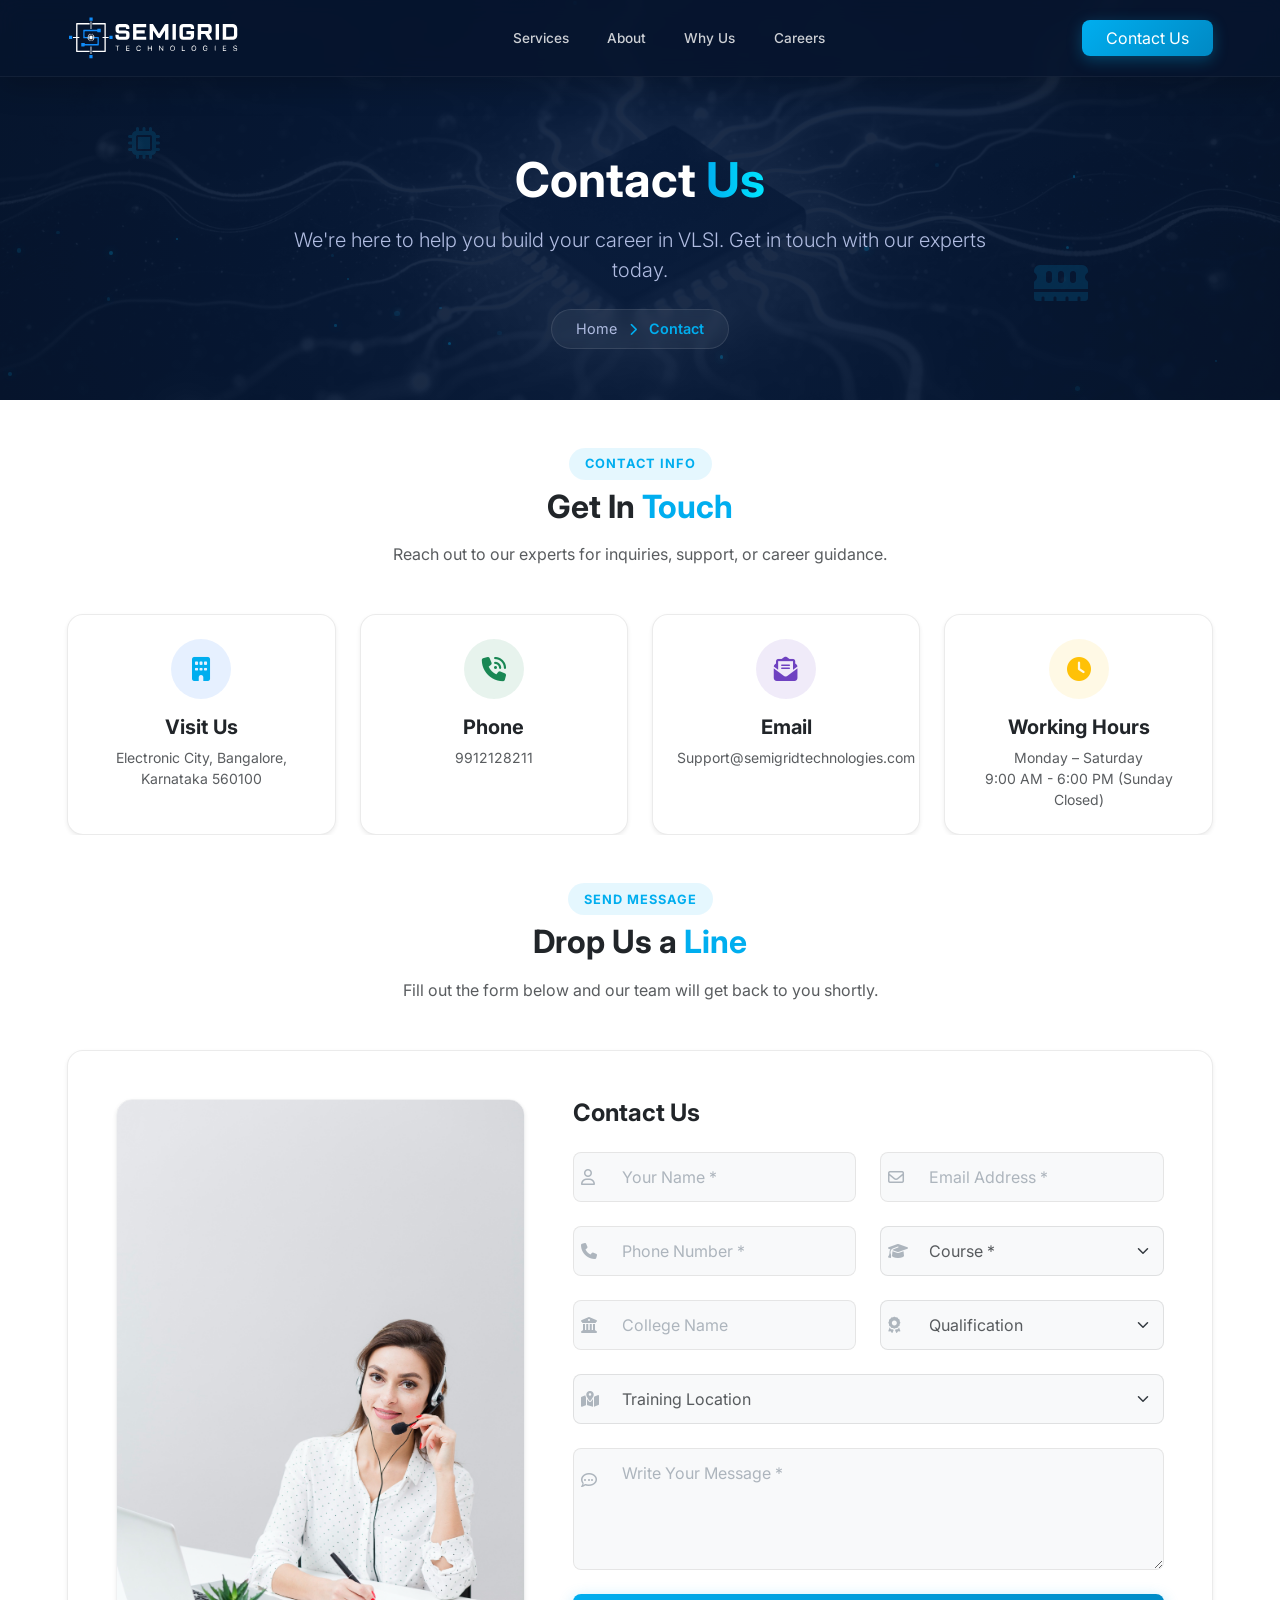
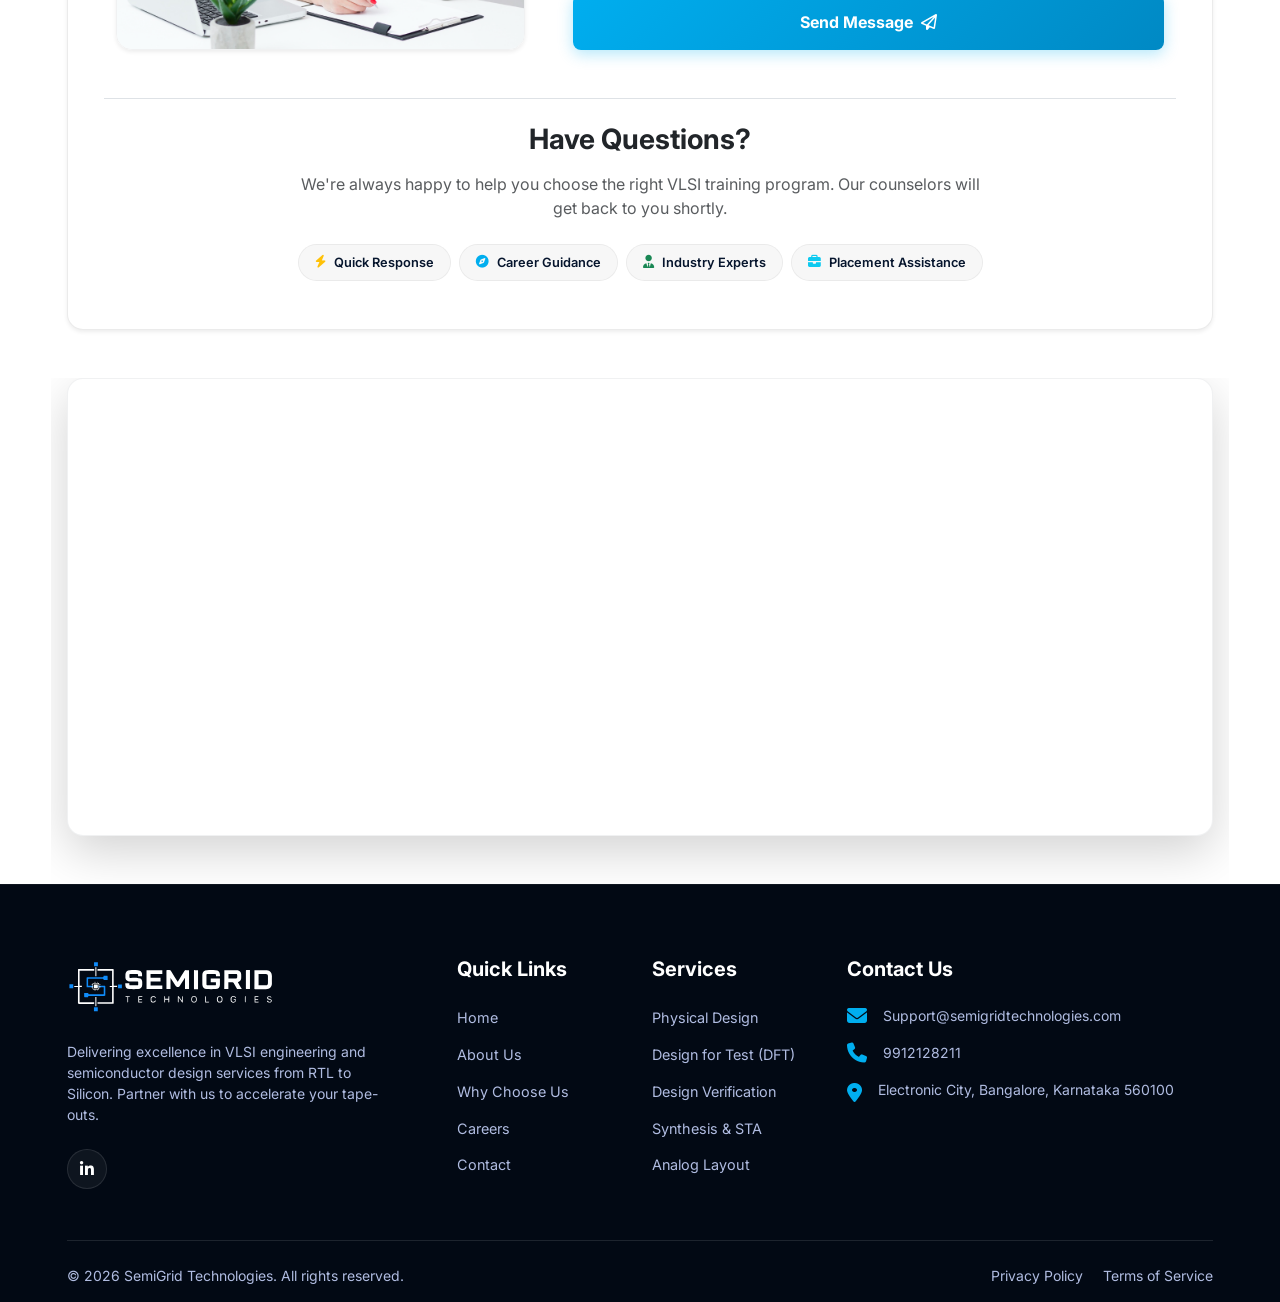
<file: contact.html>
<!doctype html>
<html lang="en">

<head>
   <meta charset="UTF-8" />
   <meta name="viewport" content="width=device-width, initial-scale=1.0" />
   <title>Contact Us - SemiGrid</title>
   <meta name="description" content="Get in touch with SemiGrid experts for VLSI training and consulting." />
   <link rel="icon" type="image/png" href="images/Fav.png" />

   <!-- Google Fonts: Inter -->
   <link rel="preconnect" href="https://fonts.googleapis.com" />
   <link rel="preconnect" href="https://fonts.gstatic.com" crossorigin />
   <link href="https://fonts.googleapis.com/css2?family=Inter:wght@300;400;500;600;700;800&display=swap"
      rel="stylesheet" />

   <!-- Bootstrap 5 CSS -->
   <link href="https://cdn.jsdelivr.net/npm/bootstrap@5.3.2/dist/css/bootstrap.min.css" rel="stylesheet" />

   <!-- Font Awesome Icons -->
   <link rel="stylesheet" href="https://cdnjs.cloudflare.com/ajax/libs/font-awesome/6.5.1/css/all.min.css" />

   <!-- AOS Animation CSS -->
   <link href="https://unpkg.com/aos@2.3.1/dist/aos.css" rel="stylesheet" />

   <!-- Custom CSS -->
   <link rel="stylesheet" href="style.css" />

   <!-- Web Components -->
   <script src="components.js"></script>
</head>

<!-- Added bg-white to ensure body is white -->

<body class="bg-white text-dark" style="background-color: #ffffff !important; color: #333333 !important;">
   <!-- ================= NAVBAR ================= -->
   <app-header></app-header>

   <!-- ================= HERO / BREADCRUMB SECTION ================= -->
   <section class="contact-hero d-flex align-items-center position-relative">
      <div class="particles-container" id="particles"></div>
      <div class="contact-hero-bg"></div>
      <!-- Floating chip patterns -->
      <div class="floating-chip chip-1"><i class="fa-solid fa-microchip"></i></div>
      <div class="floating-chip chip-2"><i class="fa-solid fa-memory"></i></div>

      <div class="container position-relative z-1 text-center" data-aos="fade-up" data-aos-duration="1000">
         <h1 class="display-3 fw-bold text-white mb-3">Contact <span class="text-gradient">Us</span></h1>
         <p class="lead text-light-gray mb-4 max-w-700 mx-auto">
            We're here to help you build your career in VLSI. Get in touch with our experts today.
         </p>
         <div class="breadcrumb-custom">
            <a href="index.html">Home</a> <i class="fa-solid fa-chevron-right mx-2 text-primary text-opacity-75 fs-6"
               style="font-size: 0.8rem !important;"></i> <span>Contact</span>
         </div>
      </div>
   </section>

   <!-- ================= CONTACT INFORMATION SECTION ================= -->
   <section class="contact-info-cards bg-white">
      <div class="container pt-5">
         <div class="text-center mb-5" data-aos="fade-up">
            <span class="badge-light mb-2 text-primary">CONTACT INFO</span>
            <h2 class="section-title text-dark fw-bold mb-3">
               Get In <span class="text-primary">Touch</span>
            </h2>
            <p class="text-muted max-w-700 mx-auto">
               Reach out to our experts for inquiries, support, or career guidance.
            </p>
         </div>
         <div class="row g-4">
            <!-- Visit Us -->
            <div class="col-md-6 col-lg-3" data-aos="fade-up" data-aos-delay="100">
               <div class="contact-info-card light-info-card h-100 text-center p-4 rounded-4 shadow-sm"
                  style="background-color: #ffffff !important; border: 1px solid rgba(0,0,0,0.08);">
                  <div class="contact-card-icon mx-auto mb-3 bg-primary-light text-primary">
                     <i class="fa-solid fa-building"></i>
                  </div>
                  <h5 class="text-dark fw-bold mb-2">Visit Us</h5>
                  <p class="text-muted small mb-0">Electronic City, Bangalore, Karnataka 560100</p>
               </div>
            </div>
            <!-- Phone -->
            <div class="col-md-6 col-lg-3" data-aos="fade-up" data-aos-delay="200">
               <div class="contact-info-card light-info-card h-100 text-center p-4 rounded-4 shadow-sm"
                  style="background-color: #ffffff !important; border: 1px solid rgba(0,0,0,0.08);">
                  <div class="contact-card-icon mx-auto mb-3 bg-success-light text-success">
                     <i class="fa-solid fa-phone-volume"></i>
                  </div>
                  <h5 class="text-dark fw-bold mb-2">Phone</h5>
                  <p class="text-muted small mb-0">9912128211</p>
               </div>
            </div>
            <!-- Email -->
            <div class="col-md-6 col-lg-3" data-aos="fade-up" data-aos-delay="300">
               <div class="contact-info-card light-info-card h-100 text-center p-4 rounded-4 shadow-sm"
                  style="background-color: #ffffff !important; border: 1px solid rgba(0,0,0,0.08);">
                  <div class="contact-card-icon mx-auto mb-3 bg-purple-light text-purple" style="color: #6f42c1;">
                     <i class="fa-solid fa-envelope-open-text"></i>
                  </div>
                  <h5 class="text-dark fw-bold mb-2">Email</h5>
                  <p class="text-muted small mb-0">Support@semigridtechnologies.com</p>
               </div>
            </div>
            <!-- Working Hours -->
            <div class="col-md-6 col-lg-3" data-aos="fade-up" data-aos-delay="400">
               <div class="contact-info-card light-info-card h-100 text-center p-4 rounded-4 shadow-sm"
                  style="background-color: #ffffff !important; border: 1px solid rgba(0,0,0,0.08);">
                  <div class="contact-card-icon mx-auto mb-3 bg-warning-light text-warning">
                     <i class="fa-solid fa-clock"></i>
                  </div>
                  <h5 class="text-dark fw-bold mb-2">Working Hours</h5>
                  <p class="text-muted small mb-0">Monday – Saturday<br>9:00 AM - 6:00 PM (Sunday Closed)</p>
               </div>
            </div>
         </div>
      </div>
   </section>

   <!-- ================= CONTACT FORM SECTION ================= -->
   <section class="contact-form-section bg-white">
      <div class="container py-5">
         <div class="text-center mb-5" data-aos="fade-up">
            <span class="badge-light mb-2 text-primary">SEND MESSAGE</span>
            <h2 class="section-title text-dark fw-bold mb-3">
               Drop Us a <span class="text-primary">Line</span>
            </h2>
            <p class="text-muted max-w-700 mx-auto">
               Fill out the form below and our team will get back to you shortly.
            </p>
         </div>
         <div class="glass-form-card light-card rounded-4 p-4 p-md-5 position-relative overflow-hidden shadow-sm"
            data-aos="fade-up" style="background-color: #ffffff !important; border: 1px solid rgba(0,0,0,0.08);">
            <div class="row g-5 align-items-stretch position-relative z-1">
               <!-- Left Side (Image Only) -->
               <div class="col-lg-5">
                  <div class="contact-illustration position-relative h-100" style="min-height: 400px;">
                     <img src="images/contact.jpg" alt="Contact Support"
                        class="position-absolute top-0 start-0 w-100 h-100 rounded-4 shadow-sm border border-secondary border-opacity-10" style="object-fit: cover;" />
                  </div>
               </div>
               <!-- Right Side (Form) -->
               <div class="col-lg-7">
                  <h4 class="text-dark fw-bold mb-4">Contact Us</h4>
                  <form id="trainingContactForm">
                     <!-- FormSubmit configuration -->
                     <input type="text" name="_honey" style="display:none">
                     <input type="hidden" name="_subject" value="New Student Registration/Inquiry - SemiGrid Training">
                     <input type="hidden" name="_template" value="table">

                     <div class="row g-4">
                        <div class="col-md-6 position-relative input-group-custom light-icon-group">
                           <input type="text" name="name" class="form-control custom-input light-input with-icon"
                              placeholder="Your Name *" required />
                           <i class="fa-regular fa-user input-icon"></i>
                        </div>
                        <div class="col-md-6 position-relative input-group-custom light-icon-group">
                           <input type="email" name="email" class="form-control custom-input light-input with-icon"
                              placeholder="Email Address *" required />
                           <i class="fa-regular fa-envelope input-icon"></i>
                        </div>
                        <div class="col-md-6 position-relative input-group-custom light-icon-group">
                           <input type="tel" name="phone" class="form-control custom-input light-input with-icon"
                              placeholder="Phone Number *" required />
                           <i class="fa-solid fa-phone input-icon"></i>
                        </div>
                        <div class="col-md-6 position-relative input-group-custom light-icon-group">
                           <select name="course" class="form-select custom-input light-input with-icon text-muted"
                              required>
                              <option value="" disabled selected>Course *</option>
                              <option value="Physical Design">Physical Design</option>
                              <option value="Design for Test (DFT)">Design for Test (DFT)</option>
                              <option value="Design Verification">Design Verification</option>
                              <option value="Synthesis & STA">Synthesis & STA</option>
                           </select>
                           <i class="fa-solid fa-graduation-cap input-icon"></i>
                        </div>
                        <div class="col-md-6 position-relative input-group-custom light-icon-group">
                           <input type="text" name="college" class="form-control custom-input light-input with-icon"
                              placeholder="College Name" />
                           <i class="fa-solid fa-building-columns input-icon"></i>
                        </div>
                        <div class="col-md-6 position-relative input-group-custom light-icon-group">
                           <select name="qualification"
                              class="form-select custom-input light-input with-icon text-muted">
                              <option value="" disabled selected>Qualification</option>
                              <option value="B.Tech / B.E.">B.Tech / B.E.</option>
                              <option value="M.Tech / M.E.">M.Tech / M.E.</option>
                              <option value="B.Sc / M.Sc Electronics">B.Sc / M.Sc Electronics</option>
                              <option value="Other">Other</option>
                           </select>
                           <i class="fa-solid fa-award input-icon"></i>
                        </div>
                        <div class="col-12 position-relative input-group-custom light-icon-group">
                           <select name="location" class="form-select custom-input light-input with-icon text-muted">
                              <option value="" disabled selected>Training Location</option>
                              <option value="Online">Online</option>
                              <option value="Bangalore Campus">Bangalore Campus</option>

                           </select>
                           <i class="fa-solid fa-map-location-dot input-icon"></i>
                        </div>
                        <div class="col-12 position-relative input-group-custom light-icon-group">
                           <textarea name="message" class="form-control custom-input light-input with-icon" rows="4"
                              placeholder="Write Your Message *" required></textarea>
                           <i class="fa-regular fa-comment-dots input-icon textarea-icon"></i>
                        </div>
                        <div class="col-12 mt-4">
                           <button type="submit"
                              class="btn btn-primary-gradient w-100 rounded-3 py-3 fw-bold btn-hover-effect">
                              <span class="d-flex align-items-center justify-content-center">
                                 Send Message <i class="fa-regular fa-paper-plane ms-2"></i>
                              </span>
                           </button>
                        </div>
                     </div>
                  </form>
               </div>
            </div>

            <!-- Bottom Section (Have Questions & Badges Full Width) -->
            <div class="row mt-5 pt-4 border-top position-relative z-1">
               <div class="col-12 text-center">
                  <h3 class="text-dark fw-bold mb-3">Have Questions?</h3>
                  <p class="text-muted mb-4 max-w-700 mx-auto">
                     We're always happy to help you choose the right VLSI training program. Our counselors will get back
                     to you shortly.
                  </p>
                  <div class="feature-badges d-flex flex-wrap gap-2 justify-content-center">
                     <span class="badge-light-custom"><i class="fa-solid fa-bolt text-warning me-2"></i> Quick
                        Response</span>
                     <span class="badge-light-custom"><i class="fa-solid fa-compass text-primary me-2"></i> Career
                        Guidance</span>
                     <span class="badge-light-custom"><i class="fa-solid fa-user-tie text-success me-2"></i> Industry
                        Experts</span>
                     <span class="badge-light-custom"><i class="fa-solid fa-briefcase text-info me-2"></i> Placement
                        Assistance</span>
                  </div>
               </div>
            </div>
         </div>
      </div>
   </section>


   <!-- ================= FULL WIDTH GOOGLE MAP ================= -->
   <section class="map-section container pb-5 bg-white" data-aos="fade-up">
      <div class="map-container rounded-4 overflow-hidden shadow-lg border border-secondary border-opacity-10 bg-white">
         <iframe
            src="https://maps.google.com/maps?q=2ND%20FLOOR,%20above%20nest%20bakery,%20CKB%20Layout,%20Marathahalli,%20Bengaluru,%20Karnataka%20560037&t=&z=15&ie=UTF8&iwloc=&output=embed"
            width="100%" height="450" style="border:0;" allowfullscreen="" loading="lazy"
            referrerpolicy="no-referrer-when-downgrade"></iframe>
      </div>
   </section>

   <!-- ================= FOOTER ================= -->
   <app-footer></app-footer>

   <!-- Scripts -->
   <script src="https://cdn.jsdelivr.net/npm/bootstrap@5.3.2/dist/js/bootstrap.bundle.min.js"></script>
   <script src="https://unpkg.com/aos@2.3.1/dist/aos.js"></script>
   <script src="script.js"></script>
</body>

</html>
</file>
<file: style.css>
/* ==========================================================================
   CSS VARIABLES & DESIGN SYSTEM
   ========================================================================== */
:root {
    --primary-blue: #00aeef;
    --primary-dark: #0089c4;
    --dark-navy: #06152d;
    --deep-blue: #081b3a;
    --bg-darker: #040d1e;
    --text-white: #ffffff;
    --text-light-gray: #b0bce1;
    --border-color-dark: rgba(255, 255, 255, 0.1);
    --border-color-glow: rgba(0, 174, 239, 0.3);

    /* Service Card Icons Backgrounds */
    --icon-bg-blue: rgba(0, 174, 239, 0.1);
    --icon-bg-cyan: rgba(0, 229, 255, 0.1);
    --icon-bg-purple: rgba(157, 0, 255, 0.1);

    /* Feature Card Icons Backgrounds */
    --feat-bg-primary: rgba(13, 110, 253, 0.1);
    --feat-bg-success: rgba(25, 135, 84, 0.1);
    --feat-bg-purple: rgba(111, 66, 193, 0.1);
    --feat-bg-warning: rgba(255, 193, 7, 0.1);
    --feat-bg-info: rgba(13, 202, 240, 0.1);
    --feat-bg-danger: rgba(220, 53, 69, 0.1);

    --transition-standard: all 0.3s ease;
    --font-primary: "Inter", sans-serif;
}

/* ==========================================================================
   GLOBAL RESET & TYPOGRAPHY
   ========================================================================== */
html,
body {
    overflow-x: hidden;
    width: 100%;
}

body {
    font-family: var(--font-primary);
    color: var(--text-white);
    background-color: var(--dark-navy);
    -webkit-font-smoothing: antialiased;
}

.container {
    padding-left: 1rem !important;
    padding-right: 1rem !important;
}

@media (min-width: 1200px) {
    .container {
        max-width: 92% !important;
    }
}

h1,
h2,
h3,
h4,
h5,
h6 {
    font-weight: 700;
}

.text-primary {
    color: var(--primary-blue) !important;
}

.hero-title {
    font-size: 2.2rem !important;
    color: #cbe0ff;
    letter-spacing: -0.02em;
}

@media (min-width: 768px) {
    .hero-title {
        font-size: 3.0rem !important;
    }
}

@media (min-width: 992px) {
    .hero-title {
        font-size: 3.5rem !important;
    }
}

.hero-title .text-gradient {
    background-image: linear-gradient(90deg, #5bb1ff 0%, #00aeef 100%);
}

.text-gradient {
    background: linear-gradient(90deg, #00aeef 0%, #00e5ff 100%);
    -webkit-background-clip: text;
    -webkit-text-fill-color: transparent;
    background-clip: text;
}

.text-light-gray {
    color: var(--text-light-gray);
}

.max-w-700 {
    max-width: 700px;
}

.min-h-400 {
    min-height: 400px;
}

.bg-light-gray-bg {
    background-color: #f8f9fa;
}

.btn-hero-primary {
    background: linear-gradient(90deg, #1d63ff 0%, #00aeef 100%);
    color: white;
    border: 1px solid transparent;
    transition: var(--transition-standard);
    box-shadow: 0 4px 15px rgba(29, 99, 255, 0.3);
    font-weight: 600;
    font-size: 18px !important;
    display: inline-flex !important;
    align-items: center !important;
    justify-content: center !important;
    gap: 0.5rem !important;
}

.btn-hero-primary:hover {
    color: white;
    transform: translateY(-2px);
    box-shadow: 0 8px 20px rgba(29, 99, 255, 0.5);
    background: linear-gradient(90deg, #1055eb 0%, #0089c4 100%);
}

.btn-hero-secondary {
    background: rgba(6, 21, 45, 0.4);
    border: 1px solid rgba(255, 255, 255, 0.15);
    color: white;
    transition: var(--transition-standard);
    font-weight: 600;
    font-size: 18px !important;
    display: inline-flex !important;
    align-items: center !important;
    justify-content: center !important;
    gap: 0.5rem !important;
}

.btn-hero-secondary:hover {
    background: rgba(255, 255, 255, 0.05);
    border-color: rgba(0, 174, 239, 0.5);
    color: white;
    transform: translateY(-2px);
}

.btn-hero-secondary .play-triangle path {
    transition: stroke 0.3s ease;
}

.btn-hero-secondary:hover .play-triangle path {
    stroke: #00aeef;
}

.btn-primary-gradient {
    background: linear-gradient(135deg,
            var(--primary-blue) 0%,
            var(--primary-dark) 100%);
    color: white;
    border: none;
    transition: var(--transition-standard);
    box-shadow: 0 4px 15px rgba(0, 174, 239, 0.3);
}

.btn-primary-gradient:hover {
    color: white;
    transform: translateY(-2px);
    box-shadow: 0 8px 20px rgba(0, 174, 239, 0.5);
}

.btn-outline-light {
    border: 1px solid rgba(255, 255, 255, 0.3);
    color: white;
    transition: var(--transition-standard);
}

.btn-outline-light:hover {
    background-color: white;
    color: var(--dark-navy);
    transform: translateY(-2px);
}

.badge-custom {
    display: inline-flex;
    align-items: center;
    padding: 0.5rem 1rem;
    border-radius: 50px;
    background-color: rgba(255, 255, 255, 0.05);
    border: 1px solid rgba(255, 255, 255, 0.1);
    font-size: 0.8rem;
    font-weight: 600;
    letter-spacing: 0.5px;
    color: white;
}

.badge-custom-dark {
    display: inline-block;
    padding: 0.4rem 1rem;
    border-radius: 50px;
    background-color: rgba(0, 174, 239, 0.1);
    border: 1px solid rgba(0, 174, 239, 0.3);
    font-size: 0.8rem;
    font-weight: 700;
    letter-spacing: 1px;
    color: var(--primary-blue);
    text-transform: uppercase;
}

.badge-light {
    display: inline-block;
    padding: 0.4rem 1rem;
    border-radius: 50px;
    background-color: rgba(0, 174, 239, 0.1);
    color: var(--primary-blue);
    font-size: 0.8rem;
    font-weight: 700;
    letter-spacing: 1px;
    text-transform: uppercase;
}

/* ==========================================================================
   NAVBAR
   ========================================================================== */
.custom-navbar {
    padding: 1rem 0;
    transition: var(--transition-standard);
    background: transparent;
    z-index: 1000;
}

.custom-navbar.scrolled {
    background: rgba(6, 21, 45, 0.85);
    backdrop-filter: blur(10px);
    -webkit-backdrop-filter: blur(10px);
    border-bottom: 1px solid rgba(255, 255, 255, 0.05);
    padding: 0.5rem 0;
    box-shadow: 0 10px 30px rgba(0, 0, 0, 0.2);
}

.logo-icon {
    width: 35px;
    height: 35px;
    background: var(--primary-blue);
    border-radius: 50%;
    display: flex;
    align-items: center;
    justify-content: center;
    color: white;
    font-size: 1.2rem;
}

.brand-text {
    font-size: 1.5rem;
    color: white;
}

.custom-navbar .nav-link {
    color: rgba(255, 255, 255, 0.8);
    font-weight: 500;
    font-size: 0.85rem;
    padding: 0.5rem 1rem !important;
    transition: var(--transition-standard);
    margin: 0 0.2rem;
}

.custom-navbar .nav-link:hover,
.custom-navbar .nav-link.active {
    color: var(--primary-blue);
}

/* ==========================================================================
   HERO SECTION
   ========================================================================== */
.hero-section {
    min-height: 100vh;
    padding-top: 100px;
    padding-bottom: 80px;
    /* offset for navbar */
    background: radial-gradient(circle at 70% 30%,
            var(--deep-blue) 0%,
            var(--dark-navy) 100%);
    overflow: hidden;
}

.particles-container {
    position: absolute;
    top: 0;
    left: 0;
    width: 100%;
    height: 100%;
    z-index: 0;
    opacity: 0.6;
    pointer-events: none;
}

.tech-tags {
    display: flex;
    flex-wrap: wrap;
    gap: 10px;
}

.tech-tag {
    padding: 0.4rem 1rem;
    background: rgba(255, 255, 255, 0.05);
    border: 1px solid rgba(255, 255, 255, 0.1);
    border-radius: 5px;
    font-size: 0.85rem;
    color: var(--text-light-gray);
    transition: var(--transition-standard);
}

.tech-tag:hover {
    border-color: var(--primary-blue);
    color: white;
    box-shadow: 0 0 10px rgba(0, 174, 239, 0.2);
}

/* Hero Statistics Styles */
.stat-number {
    font-size: 1.6rem;
    font-weight: 800;
    line-height: 1;
    background: linear-gradient(90deg, #5bb1ff 0%, #00aeef 100%);
    -webkit-background-clip: text;
    -webkit-text-fill-color: transparent;
    background-clip: text;
}

.stat-label {
    color: var(--text-light-gray);
    font-size: 0.9rem;
    font-weight: 400;
    margin-top: 0.25rem;
}

/* ==========================================================================
   PREMIUM HERO CHIP ANIMATION
   ========================================================================== */

section {
    overflow-x: hidden;
}

/* Wrapper and Layering */
.premium-chip-wrapper {
    position: relative;
    width: 100%;
    max-width: 500px;
    height: 500px;
    display: flex;
    justify-content: center;
    align-items: center;
    transform-style: preserve-3d;
}

/* Background Layers */
.semiconductor-grid {
    position: absolute;
    width: 120%;
    height: 120%;
    background-image:
        linear-gradient(rgba(0, 174, 239, 0.03) 1px, transparent 1px),
        linear-gradient(90deg, rgba(0, 174, 239, 0.03) 1px, transparent 1px);
    background-size: 20px 20px;
    z-index: 0;
    transform: perspective(500px) rotateX(20deg);
}

.ambient-blobs {
    position: absolute;
    width: 100%;
    height: 100%;
    z-index: 0;
}

.blob {
    position: absolute;
    border-radius: 50%;
    filter: blur(60px);
    opacity: 0.4;
    animation: blobMove 15s infinite alternate;
}

.blob-1 {
    width: 250px;
    height: 250px;
    background: radial-gradient(circle, rgba(0, 174, 239, 0.4), transparent);
    top: 10%;
    left: 10%;
}

.blob-2 {
    width: 200px;
    height: 200px;
    background: radial-gradient(circle, rgba(111, 66, 193, 0.2), transparent);
    bottom: 10%;
    right: 10%;
    animation-duration: 20s;
    animation-delay: -5s;
}

/* Particle Field */
.particle-field {
    position: absolute;
    width: 100%;
    height: 100%;
    z-index: 1;
}

.glowing-particle {
    position: absolute;
    width: 4px;
    height: 4px;
    background-color: var(--primary-blue);
    border-radius: 50%;
    box-shadow: 0 0 10px 2px rgba(0, 174, 239, 0.8);
    opacity: 0;
}

/* .p-1 {
    top: 20%;
    left: 30%;
    animation: particleDrift 8s infinite 1s;
}

.p-2 {
    top: 70%;
    left: 20%;
    animation: particleDrift 10s infinite 3s;
}

.p-3 {
    top: 40%;
    left: 80%;
    animation: particleDrift 9s infinite 2s;
}

.p-4 {
    top: 80%;
    left: 70%;
    animation: particleDrift 11s infinite 0s;
} */

/* .p-5 { top: 10%; left: 60%; animation: particleDrift 12s infinite 4s; } */

/* Rotating Rings */
.rotating-rings {
    position: absolute;
    width: 100%;
    height: 100%;
    display: flex;
    justify-content: center;
    align-items: center;
    z-index: 2;
}

.ring {
    position: absolute;
    border-radius: 50%;
    border: 1px dashed rgba(0, 174, 239, 0.15);
}

.ring-1 {
    width: 320px;
    height: 320px;
    animation: rotateSlow 30s linear infinite;
}

.ring-2 {
    width: 400px;
    height: 400px;
    border: 1px dashed rgba(255, 255, 255, 0.05);
    animation: rotateSlow 40s linear infinite reverse;
}

/* Foreground Chip */
.chip-graphic-v2 {
    position: relative;
    width: 180px;
    height: 180px;
    z-index: 10;
    animation: floatChip 6s ease-in-out infinite;
    will-change: transform;
}

.chip-surface {
    position: relative;
    width: 100%;
    height: 100%;
    background: rgba(8, 27, 58, 0.85);
    border: 2px solid var(--primary-blue);
    border-radius: 20px;
    display: flex;
    align-items: center;
    justify-content: center;
    overflow: hidden;
    backdrop-filter: blur(10px);
    box-shadow:
        0 15px 35px rgba(0, 0, 0, 0.4),
        0 0 20px rgba(0, 174, 239, 0.2),
        inset 0 0 20px rgba(0, 174, 239, 0.2);
    z-index: 5;
}

.chip-core-inner {
    width: 80px;
    height: 80px;
    background: linear-gradient(135deg, #004d6b, #00aeef);
    border-radius: 10px;
    display: flex;
    align-items: center;
    justify-content: center;
    box-shadow: 0 0 20px rgba(0, 174, 239, 0.7);
    z-index: 2;
}

.core-icon-v2 {
    font-size: 2.2rem;
    color: #ffffff;
    filter: drop-shadow(0 0 5px rgba(255, 255, 255, 0.8));
}

.scanning-light {
    position: absolute;
    top: 0;
    left: -100%;
    width: 50%;
    height: 100%;
    background: linear-gradient(90deg, transparent, rgba(255, 255, 255, 0.2), transparent);
    transform: skewX(-20deg);
    animation: scanPass 5s infinite 2s;
    z-index: 3;
    pointer-events: none;
    will-change: transform, left;
}

.electric-pulse {
    position: absolute;
    width: 100%;
    height: 100%;
    background: radial-gradient(circle, rgba(0, 174, 239, 0.3) 0%, transparent 60%);
    opacity: 0;
    animation: breatheGlow 4s ease-in-out infinite alternate;
    z-index: 1;
    will-change: opacity, transform;
}

/* Circuit Traces (Pins) */
.circuit-traces {
    position: absolute;
    background: repeating-linear-gradient(90deg,
            transparent,
            transparent 12px,
            rgba(0, 174, 239, 0.2) 12px,
            rgba(0, 174, 239, 0.4) 14px);
    z-index: 1;
}

.circuit-traces.trace-top {
    top: -30px;
    left: 20%;
    width: 60%;
    height: 30px;
    background: repeating-linear-gradient(90deg, transparent, transparent 15px, #00aeef 15px, #00aeef 17px);
}

.circuit-traces.trace-bottom {
    bottom: -30px;
    left: 20%;
    width: 60%;
    height: 30px;
    background: repeating-linear-gradient(90deg, transparent, transparent 15px, #00aeef 15px, #00aeef 17px);
}

.circuit-traces.trace-left {
    left: -30px;
    top: 20%;
    height: 60%;
    width: 30px;
    background: repeating-linear-gradient(0deg, transparent, transparent 15px, #00aeef 15px, #00aeef 17px);
}

.circuit-traces.trace-right {
    right: -30px;
    top: 20%;
    height: 60%;
    width: 30px;
    background: repeating-linear-gradient(0deg, transparent, transparent 15px, #00aeef 15px, #00aeef 17px);
}

/* Floating Badges */
.floating-badge {
    position: absolute;
    background: rgba(6, 21, 45, 0.6);
    border: 1px solid rgba(0, 174, 239, 0.3);
    padding: 0.5rem 1rem;
    border-radius: 50px;
    font-size: 0.75rem;
    font-weight: 500;
    color: #e2e8f0;
    backdrop-filter: blur(8px);
    -webkit-backdrop-filter: blur(8px);
    box-shadow: 0 4px 15px rgba(0, 0, 0, 0.2), inset 0 0 10px rgba(0, 174, 239, 0.1);
    z-index: 20;
    cursor: default;
    transition: all 0.3s ease;
    will-change: transform;
}

.floating-badge:hover {
    border-color: var(--primary-blue);
    color: #fff;
    box-shadow: 0 0 15px rgba(0, 174, 239, 0.4), inset 0 0 15px rgba(0, 174, 239, 0.2);
    z-index: 25;
}

.badge-1 {
    top: 5%;
    left: 0%;
    animation: badgeFloat 5s ease-in-out infinite;
}

.badge-2 {
    top: 15%;
    right: -5%;
    animation: badgeFloat 6s ease-in-out infinite 1s;
}

.badge-3 {
    bottom: 10%;
    right: 5%;
    animation: badgeFloat 5.5s ease-in-out infinite 2s;
}

.badge-4 {
    bottom: 20%;
    left: -10%;
    animation: badgeFloat 4.5s ease-in-out infinite 0.5s;
}

.badge-5 {
    top: 40%;
    left: -20%;
    animation: badgeFloat 6.5s ease-in-out infinite 1.5s;
}

.badge-6 {
    top: 60%;
    right: -25%;
    animation: badgeFloat 5s ease-in-out infinite 3s;
}

.badge-7 {
    bottom: -5%;
    left: 20%;
    animation: badgeFloat 5.8s ease-in-out infinite 2.5s;
}

.badge-8 {
    top: -10%;
    right: 20%;
    animation: badgeFloat 4.8s ease-in-out infinite 0.8s;
}

/* Keyframes */
@keyframes floatChip {
    0% {
        transform: translate3d(0, 0, 0);
        box-shadow: 0 10px 25px rgba(0, 0, 0, 0.3);
    }

    50% {
        transform: translate3d(0, -12px, 0);
        box-shadow: 0 25px 45px rgba(0, 0, 0, 0.5);
    }

    100% {
        transform: translate3d(0, 0, 0);
        box-shadow: 0 10px 25px rgba(0, 0, 0, 0.3);
    }
}

@keyframes breatheGlow {
    0% {
        opacity: 0;
        transform: scale(0.9);
    }

    100% {
        opacity: 1;
        transform: scale(1.2);
    }
}

@keyframes scanPass {
    0% {
        left: -100%;
    }

    20% {
        left: 200%;
    }

    100% {
        left: 200%;
    }
}

@keyframes rotateSlow {
    from {
        transform: rotate(0deg);
    }

    to {
        transform: rotate(360deg);
    }
}

@keyframes particleDrift {
    0% {
        transform: translate3d(0, 0, 0);
        opacity: 0;
    }

    20% {
        opacity: 1;
    }

    80% {
        opacity: 1;
    }

    100% {
        transform: translate3d(50px, -50px, 0);
        opacity: 0;
    }
}

@keyframes blobMove {
    0% {
        transform: translate3d(0, 0, 0) scale(1);
    }

    100% {
        transform: translate3d(30px, 20px, 0) scale(1.1);
    }
}

@keyframes badgeFloat {
    0% {
        transform: translate3d(0, 0px, 0);
    }

    50% {
        transform: translate3d(0, -8px, 0);
    }

    100% {
        transform: translate3d(0, 0px, 0);
    }
}

@keyframes float {
    0% {
        transform: translateY(0px);
    }

    50% {
        transform: translateY(-10px);
    }

    100% {
        transform: translateY(0px);
    }
}

/* ==========================================================================
   SERVICES SECTION
   ========================================================================== */
.services-section {
    background-color: #ffffff;
}

.service-card {
    background: #ffffff;
    border: 1px solid rgba(0, 0, 0, 0.05);
    border-radius: 24px;
    box-shadow: 0 10px 30px rgba(0, 0, 0, 0.02), 0 1px 3px rgba(0, 0, 0, 0.05);
    transition: transform 0.4s cubic-bezier(0.16, 1, 0.3, 1),
        box-shadow 0.4s cubic-bezier(0.16, 1, 0.3, 1),
        border-color 0.4s cubic-bezier(0.16, 1, 0.3, 1);
    display: flex;
    flex-direction: column;
    overflow: hidden;
    /* Clips image and overlay to card border-radius */
}

.service-card:hover {
    transform: translateY(-8px);
    box-shadow: 0 20px 40px rgba(6, 21, 45, 0.08), 0 1px 4px rgba(6, 21, 45, 0.04);
    border-color: rgba(0, 174, 239, 0.2);
}

.service-image-wrapper {
    position: relative;
    height: 180px;
    /* Banner takes ~30-35% of a typical card height */
    overflow: hidden;
    width: 100%;
}

.service-card-img {
    width: 100%;
    height: 100%;
    object-fit: cover;
    transition: transform 0.6s cubic-bezier(0.16, 1, 0.3, 1);
}

.service-card:hover .service-card-img {
    transform: scale(1.05);
}

.service-image-overlay {
    position: absolute;
    top: 0;
    left: 0;
    right: 0;
    bottom: 0;
    background: linear-gradient(180deg, rgba(6, 21, 45, 0) 40%, rgba(6, 21, 45, 0.35) 100%);
    pointer-events: none;
}

.service-card-content {
    padding: 2rem;
    display: flex;
    flex-direction: column;
    flex-grow: 1;
}

.service-card-content h4 {
    color: #06152d;
    font-weight: 700;
}

.service-card-content p {
    color: #55627a;
    font-size: 0.92rem;
    line-height: 1.6;
}

.service-list li {
    margin-bottom: 0.75rem;
    color: #4a5568;
    font-size: 0.92rem;
    display: flex;
    align-items: center;
}

.service-list li i.text-primary {
    color: var(--primary-blue) !important;
    font-size: 0.95rem;
}

.learn-more {
    color: var(--primary-blue);
    text-decoration: none;
    font-weight: 600;
    font-size: 0.9rem;
    display: inline-block;
    transition: var(--transition-standard);
}

.learn-more:hover {
    color: var(--primary-dark);
    transform: translateX(5px);
}

/* ==========================================================================
   ABOUT SECTION
   ========================================================================== */
.about-section {
    background-color: var(--bg-darker);
    position: relative;
    border-top: 1px solid rgba(255, 255, 255, 0.02);
}

.stat-card-dark {
    background: rgba(255, 255, 255, 0.03);
    border: 1px solid rgba(0, 174, 239, 0.15);
    border-radius: 10px;
    transition: var(--transition-standard);
}

.stat-card-dark:hover {
    background: rgba(0, 174, 239, 0.05);
    border-color: rgba(0, 174, 239, 0.4);
    box-shadow: 0 0 15px rgba(0, 174, 239, 0.1);
}

/* About Section Illustration Image */
.about-illustration {
    position: relative;
    border: 1px solid rgba(255, 255, 255, 0.05);
    background: var(--dark-navy);
}

@media (max-width: 991.98px) {
    .about-illustration {
        aspect-ratio: 16/10;
        margin-bottom: 2rem;
    }
}

@media (min-width: 992px) {
    .about-illustration {
        height: 100%;
        min-height: 100%;
    }
}

.about-img {
    width: 100%;
    height: 100%;
    object-fit: cover;
    display: block;
}

/* ==========================================================================
   WHY CHOOSE US SECTION
   ========================================================================== */
.feature-card {
    transition: var(--transition-standard);
    border: 1px solid transparent;
}

.feature-card:hover {
    transform: translateY(-5px);
    border-color: rgba(0, 0, 0, 0.05);
    box-shadow: 0 10px 30px rgba(0, 0, 0, 0.05) !important;
}

.feature-icon {
    width: 50px;
    height: 50px;
    border-radius: 12px;
    display: flex;
    align-items: center;
    justify-content: center;
    font-size: 1.25rem;
}

.bg-primary-light {
    background-color: var(--feat-bg-primary);
}

.bg-success-light {
    background-color: var(--feat-bg-success);
}

.bg-purple-light {
    background-color: var(--feat-bg-purple);
}

.bg-warning-light {
    background-color: var(--feat-bg-warning);
}

.bg-info-light {
    background-color: var(--feat-bg-info);
}

.bg-danger-light {
    background-color: var(--feat-bg-danger);
}

/* Feature Icon Colors Override for Visibility on Light Backgrounds */
.text-purple {
    color: #6f42c1 !important;
}

.feature-icon.text-warning {
    color: #d97706 !important;
}

.feature-icon.text-info {
    color: #0284c7 !important;
}

.feature-icon.text-danger {
    color: #dc3545 !important;
}

/* ==========================================================================
   CTA SECTION
   ========================================================================== */
.cta-section {
    background-color: #ffffff;
}

.cta-box {
    background: var(--dark-navy);
    border: 1px solid rgba(0, 174, 239, 0.2);
}

.cta-bg-glow {
    position: absolute;
    top: 50%;
    left: 50%;
    transform: translate(-50%, -50%);
    width: 50%;
    height: 150%;
    background: radial-gradient(circle,
            rgba(0, 174, 239, 0.15) 0%,
            transparent 70%);
    z-index: 0;
    pointer-events: none;
}

/* ==========================================================================
   CONTACT SECTION
   ========================================================================== */
.contact-section {
    background-color: var(--bg-darker);
    border-top: 1px solid rgba(255, 255, 255, 0.02);
    overflow: hidden;
    position: relative;
}

.bg-glow-top-right {
    position: absolute;
    top: -100px;
    right: -100px;
    width: 400px;
    height: 400px;
    background: radial-gradient(circle,
            rgba(0, 174, 239, 0.1) 0%,
            transparent 70%);
    z-index: 0;
}

.info-icon {
    width: 40px;
    height: 40px;
    border-radius: 50%;
    background: rgba(0, 174, 239, 0.1);
    display: flex;
    align-items: center;
    justify-content: center;
}

.social-btn {
    width: 40px;
    height: 40px;
    border-radius: 50%;
    background: rgba(255, 255, 255, 0.05);
    color: white;
    display: flex;
    align-items: center;
    justify-content: center;
    text-decoration: none;
    transition: var(--transition-standard);
    border: 1px solid rgba(255, 255, 255, 0.1);
}

.social-btn:hover {
    background: var(--primary-blue);
    border-color: var(--primary-blue);
    color: white;
    transform: translateY(-3px);
}

.glass-form-card {
    background: rgba(6, 21, 45, 0.6);
    backdrop-filter: blur(15px);
    -webkit-backdrop-filter: blur(15px);
    border: 1px solid rgba(255, 255, 255, 0.05);
    box-shadow: 0 15px 35px rgba(0, 0, 0, 0.2);
}

.form-glow {
    position: absolute;
    bottom: -50px;
    right: -50px;
    width: 200px;
    height: 200px;
    background: radial-gradient(circle,
            rgba(0, 174, 239, 0.15) 0%,
            transparent 70%);
    z-index: 0;
}

.custom-input {
    background-color: rgba(255, 255, 255, 0.05);
    border: 1px solid rgba(255, 255, 255, 0.1);
    color: white;
    padding: 0.75rem 1rem;
    border-radius: 8px;
    transition: var(--transition-standard);
}

.custom-input:focus {
    background-color: rgba(255, 255, 255, 0.08);
    border-color: var(--primary-blue);
    box-shadow: 0 0 0 0.25rem rgba(0, 174, 239, 0.25);
    color: white;
}

.custom-input::placeholder {
    color: rgba(255, 255, 255, 0.3);
}

select.custom-input option {
    background-color: var(--dark-navy);
    color: white;
}

/* ==========================================================================
   FOOTER
   ========================================================================== */
.footer {
    background-color: #020914;
    border-top: 1px solid rgba(255, 255, 255, 0.05);
}

.footer-links li {
    margin-bottom: 0.8rem;
}

.footer-links a {
    color: var(--text-light-gray);
    text-decoration: none;
    transition: var(--transition-standard);
    font-size: 0.9rem;
}

.footer-links a:hover {
    color: var(--primary-blue);
    padding-left: 5px;
}

.hover-white:hover {
    color: white !important;
}

/* ==========================================================================
   CONTACT PAGE STYLES
   ========================================================================== */

/* Hero Section */
.contact-hero {
    min-height: 400px;
    padding-top: 100px;
    background: radial-gradient(circle at 50% 50%, var(--deep-blue) 0%, var(--dark-navy) 100%);
    overflow: hidden;
}

.contact-hero h1 {
    font-size: 3rem !important;
}

.contact-hero-bg {
    position: absolute;
    top: 0;
    left: 0;
    width: 100%;
    height: 100%;
    background-image: url('images/breadcrumb.jpg');
    background-size: cover;
    background-position: center;
    opacity: 0.08;
    z-index: 0;
    mix-blend-mode: luminosity;
}

.breadcrumb-custom {
    display: inline-block;
    padding: 0.5rem 1.5rem;
    background: rgba(255, 255, 255, 0.05);
    border: 1px solid rgba(255, 255, 255, 0.1);
    border-radius: 50px;
    font-size: 0.9rem;
    backdrop-filter: blur(5px);
}

.breadcrumb-custom a {
    color: var(--text-light-gray);
    text-decoration: none;
    transition: var(--transition-standard);
}

.breadcrumb-custom a:hover {
    color: white;
}

.breadcrumb-custom span {
    color: var(--primary-blue);
    font-weight: 600;
}

.floating-chip {
    position: absolute;
    font-size: 2rem;
    color: rgba(0, 174, 239, 0.15);
    z-index: 0;
}

.chip-1 {
    top: 30%;
    left: 10%;
    animation: float 6s ease-in-out infinite;
}

.chip-2 {
    bottom: 20%;
    right: 15%;
    font-size: 3rem;
    animation: float 5s ease-in-out infinite reverse;
}

/* Contact Form Section */
.input-group-custom .input-icon {
    position: absolute;
    left: 1.25rem;
    top: 50%;
    transform: translateY(-50%);
    color: rgba(255, 255, 255, 0.4);
    z-index: 4;
    transition: var(--transition-standard);
    pointer-events: none;
}

.input-group-custom .textarea-icon {
    top: 1.5rem;
    transform: none;
}

.input-group-custom .with-icon {
    padding-left: 3rem;
}

.input-group-custom .with-icon:focus~.input-icon {
    color: var(--primary-blue);
}

.btn-hover-effect {
    position: relative;
    overflow: hidden;
    z-index: 1;
}

.btn-hover-effect::after {
    content: '';
    position: absolute;
    top: 50%;
    left: 50%;
    width: 0;
    height: 0;
    background: rgba(255, 255, 255, 0.15);
    border-radius: 50%;
    transform: translate(-50%, -50%);
    transition: width 0.6s ease, height 0.6s ease;
    z-index: -1;
}

.btn-hover-effect:hover::after {
    width: 400px;
    height: 400px;
}

.btn-hover-effect i {
    transition: transform 0.3s ease;
}

.btn-hover-effect:hover i {
    transform: translateX(5px);
}

/* Contact Info Cards */
.contact-info-card {
    background: rgba(6, 21, 45, 0.4);
    border: 1px solid rgba(255, 255, 255, 0.05);
    transition: transform 0.4s cubic-bezier(0.16, 1, 0.3, 1), box-shadow 0.4s cubic-bezier(0.16, 1, 0.3, 1), border-color 0.4s cubic-bezier(0.16, 1, 0.3, 1);
}

.contact-info-card:hover {
    transform: translateY(-8px);
    box-shadow: 0 15px 30px rgba(0, 0, 0, 0.3);
    border-color: rgba(0, 174, 239, 0.3);
    background: rgba(6, 21, 45, 0.6);
}

.contact-card-icon {
    width: 60px;
    height: 60px;
    border-radius: 50%;
    display: flex;
    align-items: center;
    justify-content: center;
    font-size: 1.5rem;
    transition: transform 0.3s ease;
}

.contact-info-card:hover .contact-card-icon {
    transform: scale(1.1);
}

/* Map Section */
.map-container {
    background: var(--dark-navy);
}

/* Light Theme Overrides for Contact Page */
body.light-theme {
    background-color: #ffffff;
    color: #333333;
}

.navbar-light-theme {
    background: rgba(255, 255, 255, 0.95) !important;
    backdrop-filter: blur(10px);
    border-bottom: 1px solid rgba(0, 0, 0, 0.05);
}

.navbar-light-theme .brand-text {
    color: var(--dark-navy) !important;
}

.navbar-light-theme .nav-link {
    color: rgba(6, 21, 45, 0.7) !important;
}

.navbar-light-theme .nav-link:hover,
.navbar-light-theme .nav-link.active {
    color: var(--primary-blue) !important;
}

.navbar-light-theme .navbar-toggler i {
    color: var(--dark-navy) !important;
}

.contact-hero-light {
    background: radial-gradient(circle at 50% 50%, #f8f9fa 0%, #ffffff 100%);
}

.contact-hero-light .contact-hero-bg {
    opacity: 0.05;
    mix-blend-mode: multiply;
}

.breadcrumb-light {
    background: rgba(0, 0, 0, 0.03);
    border: 1px solid rgba(0, 0, 0, 0.05);
}

.breadcrumb-light a {
    color: #6c757d;
}

.breadcrumb-light a:hover {
    color: var(--primary-blue);
}

.glass-form-card.light-card {
    background: #ffffff;
    border: 1px solid rgba(0, 0, 0, 0.05);
    box-shadow: 0 15px 35px rgba(0, 0, 0, 0.05);
}

.badge-light-custom {
    display: inline-flex;
    align-items: center;
    padding: 0.5rem 1rem;
    border-radius: 50px;
    background-color: rgba(0, 0, 0, 0.03);
    border: 1px solid rgba(0, 0, 0, 0.05);
    font-size: 0.8rem;
    font-weight: 600;
    color: var(--dark-navy);
}

.custom-input.light-input {
    background-color: #f8f9fa;
    border: 1px solid rgba(0, 0, 0, 0.1);
    color: var(--dark-navy);
}

.custom-input.light-input:focus {
    background-color: #ffffff;
    border-color: var(--primary-blue);
    box-shadow: 0 0 0 0.25rem rgba(0, 174, 239, 0.15);
}

.custom-input.light-input::placeholder {
    color: #adb5bd;
}

select.custom-input.light-input option {
    background-color: #ffffff;
    color: var(--dark-navy);
}

.input-group-custom.light-icon-group .input-icon {
    color: #adb5bd;
}

.input-group-custom.light-icon-group .with-icon:focus~.input-icon {
    color: var(--primary-blue);
}

.contact-info-card.light-info-card {
    background: #ffffff;
    border: 1px solid rgba(0, 0, 0, 0.05);
    box-shadow: 0 10px 30px rgba(0, 0, 0, 0.02);
}

.contact-info-card.light-info-card:hover {
    background: #ffffff;
    border-color: rgba(0, 174, 239, 0.2);
    box-shadow: 0 15px 30px rgba(0, 0, 0, 0.08);
}

/* ==========================================================================
   RESPONSIVE DESIGN (Media Queries)
   ========================================================================== */

/* Tablet and below */
@media (max-width: 991.98px) {
    .hero-section {
        padding-top: 120px;
        text-align: center;
    }

    .hero-buttons {
        justify-content: center;
    }

    .hero-stats {
        justify-content: center;
    }

    .tech-tags {
        justify-content: center;
    }

    .chip-container {
        margin-top: 3rem;
    }

    .custom-navbar {
        background: rgba(6, 21, 45, 0.95);
        padding: 0.5rem 0;
    }

    .navbar-collapse {
        padding: 1rem 0;
    }

    .nav-buttons {
        flex-direction: column;
    }
}

/* Mobile */
/* ==========================================================================
   CAREERS PAGE STYLES
   ========================================================================== */

/* Timeline Process */
.timeline-step {
    position: relative;
}

.timeline-dot {
    transition: var(--transition-standard);
}

.timeline-step:hover .timeline-dot {
    transform: scale(1.1);
    box-shadow: 0 5px 15px rgba(0, 174, 239, 0.3) !important;
}

/* Accordion Customization */
.custom-accordion .accordion-item {
    transition: var(--transition-standard);
}

.custom-accordion .accordion-button:not(.collapsed) {
    background-color: rgba(0, 174, 239, 0.03) !important;
    color: var(--primary-blue) !important;
    box-shadow: none;
}

.custom-accordion .accordion-button:focus {
    box-shadow: none;
    border-color: rgba(0, 0, 0, 0.1);
}

.custom-accordion .accordion-button::after {
    filter: invert(50%) sepia(85%) saturate(1470%) hue-rotate(160deg) brightness(97%) contrast(105%);
}

/* File Upload Wrapper Hover effect */
.file-upload-wrapper:hover {
    border-color: var(--primary-blue) !important;
    background-color: rgba(0, 174, 239, 0.05) !important;
}

@media (max-width: 767.98px) {
    .display-3 {
        font-size: 2.5rem;
    }

    .display-5 {
        font-size: 2rem;
    }

    .display-6 {
        font-size: 1.8rem;
    }

    .hero-buttons {
        flex-direction: column !important;
        align-items: stretch !important;
        gap: 0.75rem !important;
        width: 100%;
    }

    .hero-buttons .btn {
        width: 100%;
        justify-content: center;
    }

    .hero-stats {
        flex-direction: row !important;
        justify-content: space-between !important;
        gap: 1rem !important;
        width: 100%;
    }

    .hero-stats .stat-item {
        flex: 1;
        text-align: center !important;
    }

    .hero-stats .stat-number {
        font-size: 1.4rem !important;
    }

    .hero-stats .stat-label {
        font-size: 0.75rem !important;
    }

    .premium-chip-wrapper {
        max-width: 100%;
        height: 350px;
    }

    .chip-graphic-v2 {
        width: 140px;
        height: 140px;
    }

    .chip-core-inner {
        width: 60px;
        height: 60px;
    }

    .core-icon-v2 {
        font-size: 1.5rem;
    }

    .rotating-rings,
    .particle-field {
        display: none;
    }

    .floating-badge {
        font-size: 0.65rem;
        padding: 0.4rem 0.8rem;
    }

    .badge-1 {
        top: 0;
        left: 5%;
    }

    .badge-2 {
        top: 10%;
        right: 0;
    }

    .badge-3 {
        bottom: 5%;
        right: 0;
    }

    .badge-4 {
        bottom: 15%;
        left: 0;
    }

    .badge-5 {
        display: none;
    }

    .badge-6 {
        display: none;
    }

    .badge-7 {
        display: none;
    }

    .badge-8 {
        display: none;
    }

    .cta-box {
        padding: 2rem !important;
        text-align: center;
    }

    .glass-form-card {
        padding: 1.5rem !important;
    }
}
</file>
